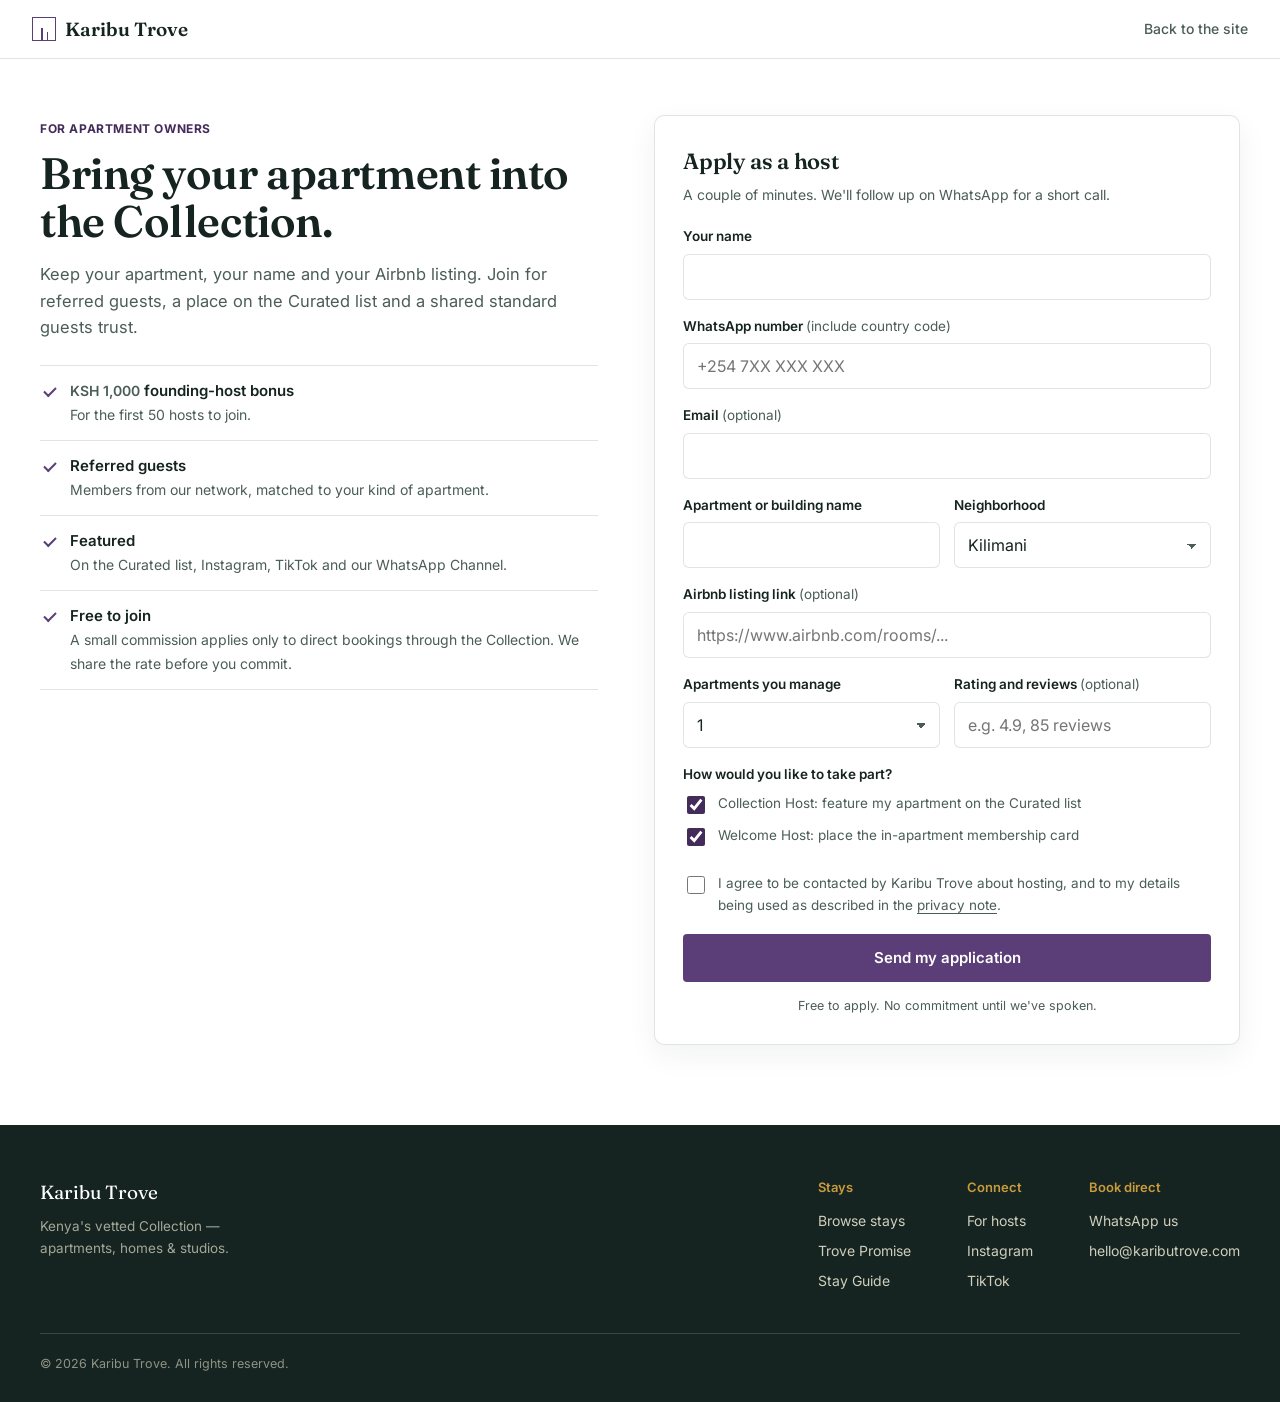
<file: host.html>
<!DOCTYPE html>
<html lang="en">
<head>
<meta charset="UTF-8">
<meta name="viewport" content="width=device-width, initial-scale=1.0">
<title>Apply as a host | Karibu Trove</title>
<meta name="description" content="Apply to bring your Nairobi apartment into the Karibu Trove Collection. Free to join, keep your Airbnb listing, get referred guests and be featured.">
<meta property="og:title" content="Apply as a host | Karibu Trove">
<meta property="og:description" content="Keep your apartment and your listing. Get referred guests and be featured.">
<meta property="og:image" content="https://kaributrove.com/assets/og.png">
<meta name="twitter:card" content="summary_large_image">
<meta name="theme-color" content="#432C5A">
<link rel="icon" type="image/svg+xml" href="assets/favicon.svg">
<link rel="preconnect" href="https://fonts.googleapis.com">
<link rel="preconnect" href="https://fonts.gstatic.com" crossorigin>
<link href="https://fonts.googleapis.com/css2?family=Fraunces:opsz,wght@9..144,500;9..144,600;9..144,700&family=Inter:wght@400;500;600&display=swap" rel="stylesheet">
<link rel="stylesheet" href="assets/styles.css">
</head>
<body class="mode-owner">

<nav>
  <div class="wrap">
    <a class="logo" href="./?view=owner"><span class="mark"></span>Karibu Trove</a>
    <a class="nav-back" href="./?view=owner">Back to the site</a>
  </div>
</nav>

<main class="form-page">
  <div class="wrap form-grid">

    <div class="form-pitch">
      <span class="eyebrow-tag">For apartment owners</span>
      <h1>Bring your apartment into the Collection.</h1>
      <p class="lede">Keep your apartment, your name and your Airbnb listing. Join for referred guests, a place on the Curated list and a shared standard guests trust.</p>
      <ul class="pitch-list">
        <li><b><span data-cfg="HOST_BONUS_KES" data-fmt="kes">KSH 1,000</span> founding-host bonus</b><span>For the first <span data-cfg="HOST_BONUS_SLOTS">50</span> hosts to join.</span></li>
        <li><b>Referred guests</b><span>Members from our network, matched to your kind of apartment.</span></li>
        <li><b>Featured</b><span>On the Curated list, Instagram, TikTok and our WhatsApp Channel.</span></li>
        <li><b>Free to join</b><span>A small commission applies only to direct bookings through the Collection. We share the rate before you commit.</span></li>
      </ul>
    </div>

    <div class="form-card">
      <form id="leadForm" data-form="host" novalidate>
        <div id="formView">
          <h2>Apply as a host</h2>
          <p class="sub">A couple of minutes. We'll follow up on WhatsApp for a short call.</p>

          <div class="field" data-field="name">
            <label for="name">Your name</label>
            <input type="text" id="name" name="name" autocomplete="name" required>
            <div class="errmsg">Please add your name.</div>
          </div>

          <div class="field" data-field="whatsapp">
            <label for="whatsapp">WhatsApp number <span class="opt">(include country code)</span></label>
            <input type="tel" id="whatsapp" name="whatsapp" autocomplete="tel" inputmode="tel" placeholder="+254 7XX XXX XXX">
            <div class="errmsg">Please add your WhatsApp number.</div>
          </div>

          <div class="field" data-field="email">
            <label for="email">Email <span class="opt">(optional)</span></label>
            <input type="email" id="email" name="email" autocomplete="email">
            <div class="errmsg">That email doesn't look right.</div>
          </div>

          <div class="two-up">
            <div class="field" data-field="apartment">
              <label for="apartment">Apartment or building name</label>
              <input type="text" id="apartment" name="apartment" required>
              <div class="errmsg">Please add the apartment name.</div>
            </div>
            <div class="field">
              <label for="hood">Neighborhood</label>
              <select id="hood" name="neighborhood">
                <option>Kilimani</option><option>Westlands</option><option>Upper Hill</option><option>Riverside</option><option>Lavington</option><option>Other</option>
              </select>
            </div>
          </div>

          <div class="field">
            <label for="listing">Airbnb listing link <span class="opt">(optional)</span></label>
            <input type="url" id="listing" name="listing_url" placeholder="https://www.airbnb.com/rooms/...">
          </div>

          <div class="two-up">
            <div class="field">
              <label for="units">Apartments you manage</label>
              <select id="units" name="units"><option>1</option><option>2</option><option>3 to 5</option><option>6 or more</option></select>
            </div>
            <div class="field">
              <label for="rating">Rating and reviews <span class="opt">(optional)</span></label>
              <input type="text" id="rating" name="rating" placeholder="e.g. 4.9, 85 reviews">
            </div>
          </div>

          <fieldset>
            <legend>How would you like to take part?</legend>
            <label class="check" style="margin:0 0 8px;"><input type="checkbox" name="role_collection" value="yes" checked><span>Collection Host: feature my apartment on the Curated list</span></label>
            <label class="check" style="margin:0 0 8px;"><input type="checkbox" name="role_welcome" value="yes" checked><span>Welcome Host: place the in-apartment membership card</span></label>
          </fieldset>

          <div class="hp" aria-hidden="true"><label>Leave this empty<input type="text" name="website" tabindex="-1" autocomplete="off"></label></div>

          <label class="check" id="consentRow">
            <input type="checkbox" id="consent" name="consent">
            <span>I agree to be contacted by Karibu Trove about hosting, and to my details being used as described in the <a href="privacy.html" target="_blank" rel="noopener">privacy note</a>.</span>
          </label>

          <button class="btn btn-accent btn-block" type="submit" id="submitBtn">Send my application</button>
          <p class="form-fine">Free to apply. No commitment until we've spoken.</p>
        </div>

        <div class="success" id="successView" aria-live="polite">
          <div class="tick">&#10003;</div>
          <h2 id="okTitle">Thank you, we've got it</h2>
          <p id="okText"></p>
          <a class="btn btn-wa btn-block" id="okWa" target="_blank" rel="noopener">Say hello on WhatsApp</a>
          <a class="btn btn-outline btn-block" href="./?view=owner">Back to the site</a>
          <p class="alt" id="okAlt"></p>
        </div>
      </form>
    </div>

  </div>
</main>

<footer>
  <div class="wrap">
    <div class="foot-top">
      <div>
        <div class="foot-logo">Karibu Trove</div>
        <p style="font-size:13.5px;opacity:0.65;max-width:220px;line-height:1.6;">Kenya's vetted Collection — apartments, homes &amp; studios.</p>
      </div>
      <div class="foot-cols">
        <div class="foot-col">
          <h4>Stays</h4>
          <a href="index.html#stays">Browse stays</a>
          <a href="promise.html">Trove Promise</a>
          <a href="index.html#how">Stay Guide</a>
        </div>
        <div class="foot-col">
          <h4>Connect</h4>
          <a href="host.html">For hosts</a>
          <a href="https://www.instagram.com/kaributrove" target="_blank" rel="noopener">Instagram</a>
          <a href="https://www.tiktok.com/@kaributrove" target="_blank" rel="noopener">TikTok</a>
        </div>
        <div class="foot-col">
          <h4>Book direct</h4>
          <a href="#" data-wa="Hi Karibu Trove!">WhatsApp us</a>
          <a href="#" data-email>Email us</a>
        </div>
      </div>
    </div>
    <p class="copyright">&copy; <span class="copy-year">2026</span> Karibu Trove. All rights reserved.</p>
  </div>
</footer>

<script src="assets/config.js"></script>
<script src="assets/site.js"></script>
<script src="assets/forms.js"></script>
</body>
</html>
</file>
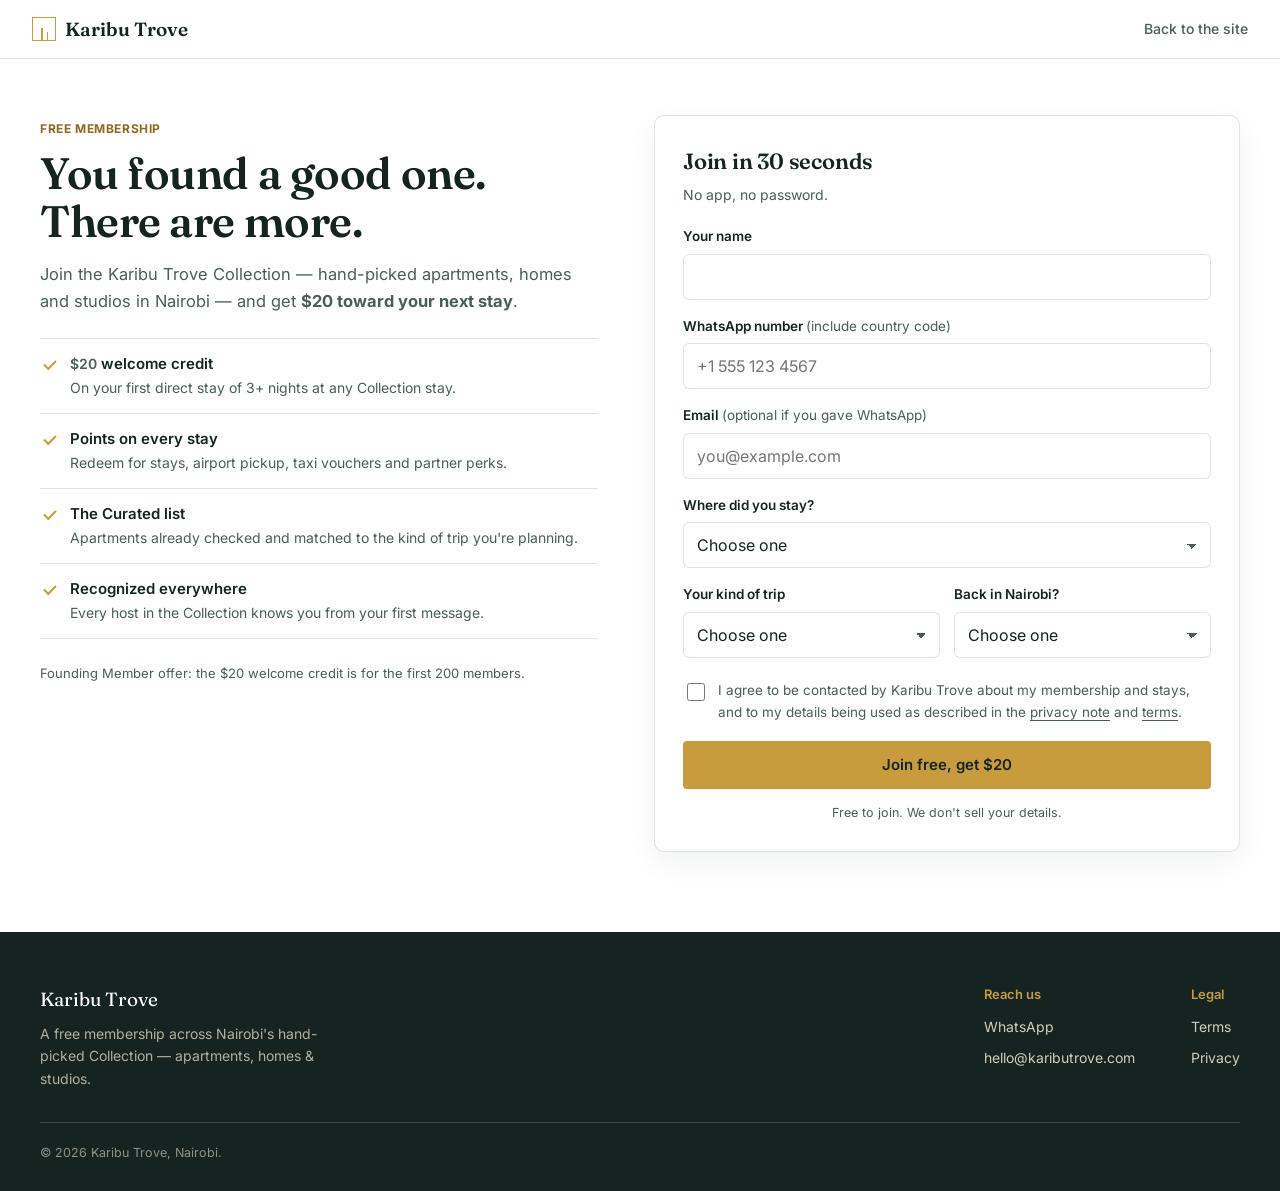
<file: join.html>
<!DOCTYPE html>
<html lang="en">
<head>
<meta charset="UTF-8">
<meta name="viewport" content="width=device-width, initial-scale=1.0">
<title>Join free | Karibu Trove</title>
<meta name="description" content="Join the Karibu Trove membership free and get $20 toward your next stay at a hand-picked Nairobi apartment. Earn points on every stay.">
<meta property="og:title" content="Join Karibu Trove free, get $20 toward your next stay">
<meta property="og:description" content="A free membership across Nairobi's hand-picked Collection — apartments, homes and studios.">
<meta property="og:image" content="https://kaributrove.com/assets/og.png">
<meta name="twitter:card" content="summary_large_image">
<meta name="theme-color" content="#152420">
<meta name="robots" content="noindex,follow">
<link rel="icon" type="image/svg+xml" href="assets/favicon.svg">
<link rel="preconnect" href="https://fonts.googleapis.com">
<link rel="preconnect" href="https://fonts.gstatic.com" crossorigin>
<link href="https://fonts.googleapis.com/css2?family=Fraunces:opsz,wght@9..144,500;9..144,600;9..144,700&family=Inter:wght@400;500;600&display=swap" rel="stylesheet">
<link rel="stylesheet" href="assets/styles.css">
</head>
<body>

<nav>
  <div class="wrap">
    <a class="logo" href="./"><span class="mark"></span>Karibu Trove</a>
    <a class="nav-back" href="./">Back to the site</a>
  </div>
</nav>

<main class="form-page">
  <div class="wrap form-grid">

    <div class="form-pitch">
      <span class="eyebrow-tag">Free membership</span>
      <h1>You found a good one. There are more.</h1>
      <p class="lede">Join the Karibu Trove Collection — hand-picked apartments, homes and studios in Nairobi — and get <strong><span data-cfg="CREDIT_USD" data-fmt="usd">$20</span> toward your next stay</strong>.</p>
      <ul class="pitch-list">
        <li><b><span data-cfg="CREDIT_USD" data-fmt="usd">$20</span> welcome credit</b><span>On your first direct stay of <span data-cfg="CREDIT_MIN_NIGHTS">3</span>+ nights at any Collection stay.</span></li>
        <li><b>Points on every stay</b><span>Redeem for stays, airport pickup, taxi vouchers and partner perks.</span></li>
        <li><b>The Curated list</b><span>Apartments already checked and matched to the kind of trip you're planning.</span></li>
        <li><b>Recognized everywhere</b><span>Every host in the Collection knows you from your first message.</span></li>
      </ul>
      <p class="hero-fine" id="foundingLine"></p>
    </div>

    <div class="form-card">
      <form id="leadForm" data-form="member" novalidate>
        <div id="formView">
          <h2>Join in 30 seconds</h2>
          <p class="sub">No app, no password.</p>
          <div class="src-note" id="srcNote"></div>

          <div class="field" data-field="name">
            <label for="name">Your name</label>
            <input type="text" id="name" name="name" autocomplete="name" required>
            <div class="errmsg">Please add your name.</div>
          </div>

          <div class="field" data-field="whatsapp">
            <label for="whatsapp">WhatsApp number <span class="opt">(include country code)</span></label>
            <input type="tel" id="whatsapp" name="whatsapp" autocomplete="tel" inputmode="tel" placeholder="+1 555 123 4567">
            <div class="errmsg">Please add a WhatsApp number or an email below.</div>
          </div>

          <div class="field" data-field="email">
            <label for="email">Email <span class="opt">(optional if you gave WhatsApp)</span></label>
            <input type="email" id="email" name="email" autocomplete="email" placeholder="you@example.com">
            <div class="errmsg">That email doesn't look right.</div>
          </div>

          <div class="field">
            <label for="stayed">Where did you stay?</label>
            <select id="stayed" name="stayed_at"></select>
          </div>

          <div class="two-up">
            <div class="field">
              <label for="trip">Your kind of trip</label>
              <select id="trip" name="trip_type">
                <option value="">Choose one</option>
                <option>Business or work</option>
                <option>Family or group</option>
                <option>Couples getaway</option>
                <option>Longer stay (weeks or months)</option>
                <option>A bit of everything</option>
              </select>
            </div>
            <div class="field">
              <label for="when">Back in Nairobi?</label>
              <select id="when" name="next_trip">
                <option value="">Choose one</option>
                <option>In the next 3 months</option>
                <option>In 3 to 12 months</option>
                <option>Not sure yet</option>
              </select>
            </div>
          </div>

          <div class="hp" aria-hidden="true"><label>Leave this empty<input type="text" name="website" tabindex="-1" autocomplete="off"></label></div>
          <input type="hidden" name="src" id="src" value="">

          <label class="check" id="consentRow">
            <input type="checkbox" id="consent" name="consent">
            <span>I agree to be contacted by Karibu Trove about my membership and stays, and to my details being used as described in the <a href="privacy.html" target="_blank" rel="noopener">privacy note</a> and <a href="terms.html" target="_blank" rel="noopener">terms</a>.</span>
          </label>

          <button class="btn btn-accent btn-block" type="submit" id="submitBtn">Join free, get <span data-cfg="CREDIT_USD" data-fmt="usd">$20</span></button>
          <p class="form-fine">Free to join. We don't sell your details.</p>
        </div>

        <div class="success" id="successView" aria-live="polite">
          <div class="tick">&#10003;</div>
          <h2 id="okTitle">Welcome to Karibu Trove</h2>
          <p id="okText"></p>
          <a class="btn btn-wa btn-block" id="okWa" target="_blank" rel="noopener">Confirm on WhatsApp</a>
          <a class="btn btn-outline btn-block" href="./#curated">See the Curated list</a>
          <p class="alt" id="okAlt"></p>
        </div>
      </form>
    </div>

  </div>
</main>

<footer>
  <div class="wrap">
    <div class="foot-top">
      <div><div class="foot-logo">Karibu Trove</div><p style="max-width:300px; opacity:0.7; font-size:14px;">A free membership across Nairobi's hand-picked Collection — apartments, homes &amp; studios.</p></div>
      <div class="foot-cols">
        <div class="foot-col"><h4>Reach us</h4><a href="#" data-wa="Hi Karibu Trove!">WhatsApp</a><a href="#" data-email></a></div>
        <div class="foot-col"><h4>Legal</h4><a href="terms.html">Terms</a><a href="privacy.html">Privacy</a></div>
      </div>
    </div>
    <p class="copyright">&copy; <span class="copy-year">2026</span> Karibu Trove, Nairobi.</p>
  </div>
</footer>

<script src="assets/config.js"></script>
<script src="assets/site.js"></script>
<script src="assets/forms.js"></script>
</body>
</html>
</file>
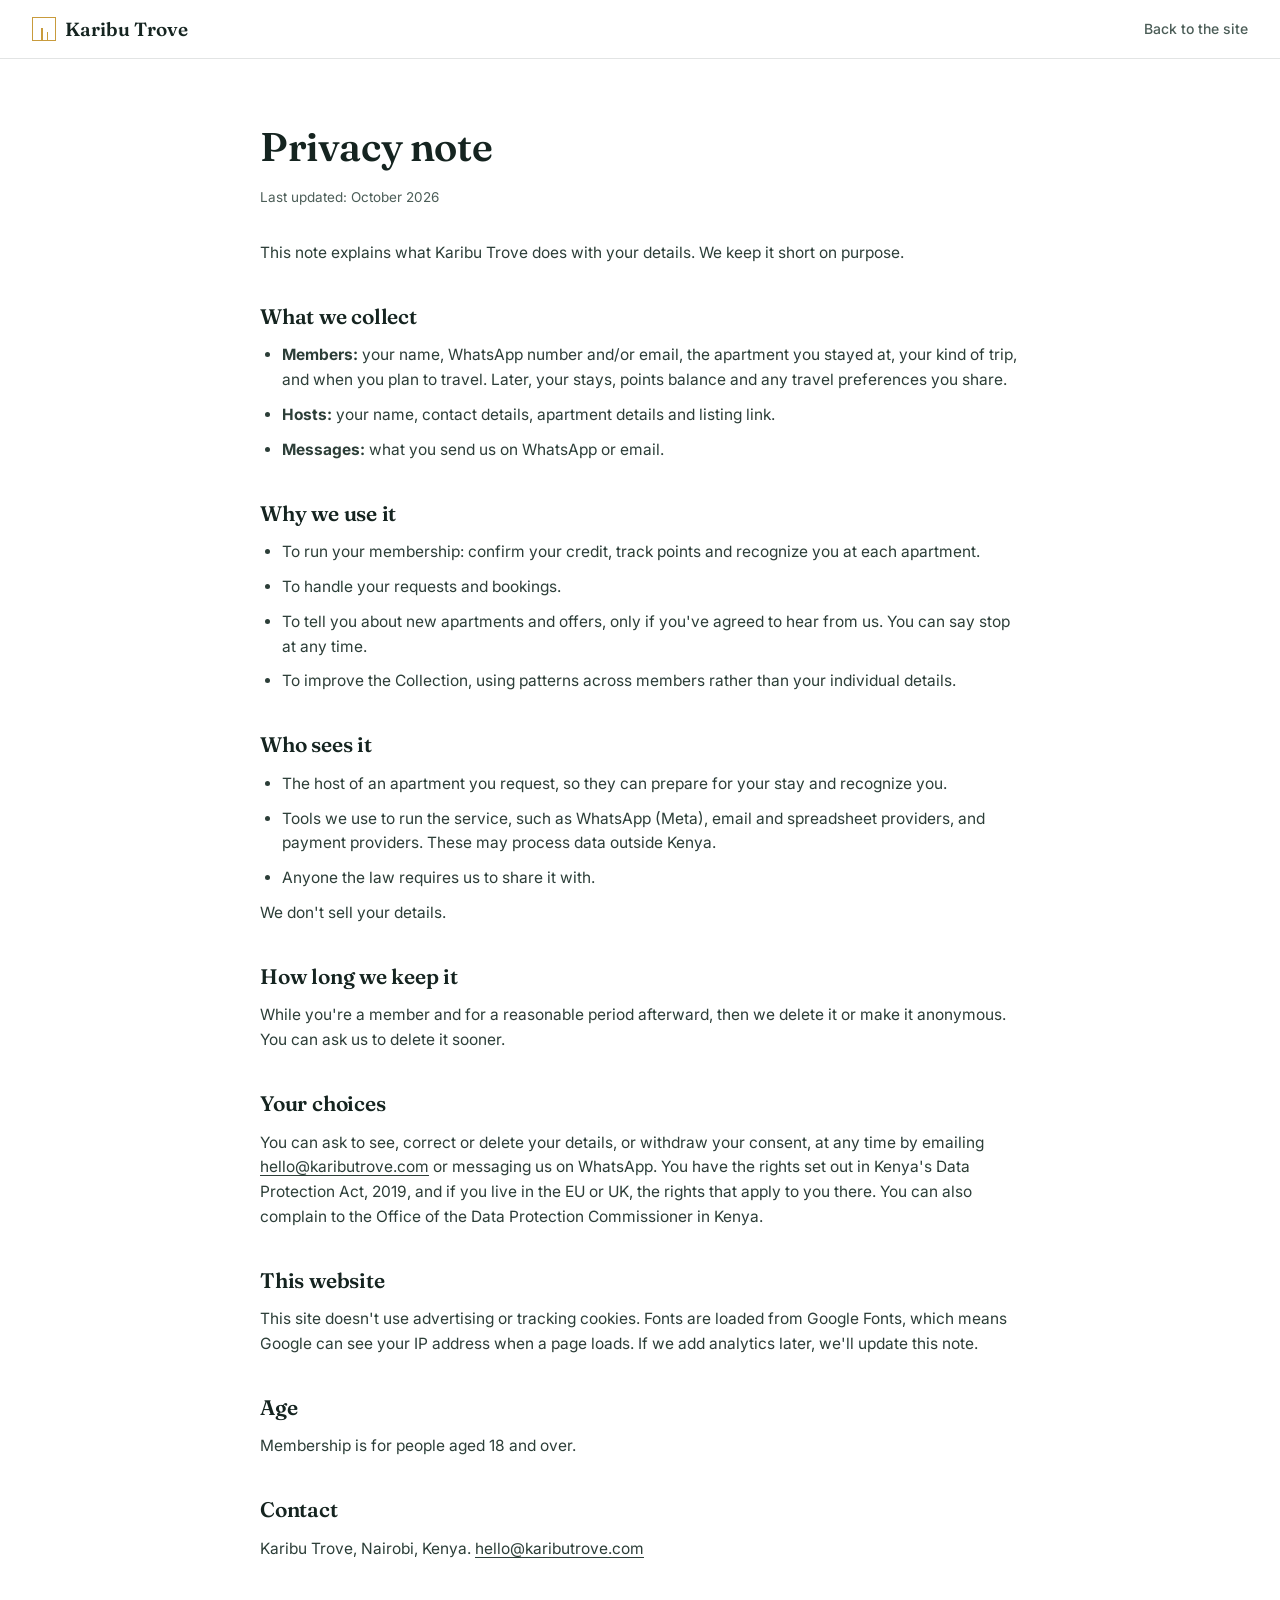
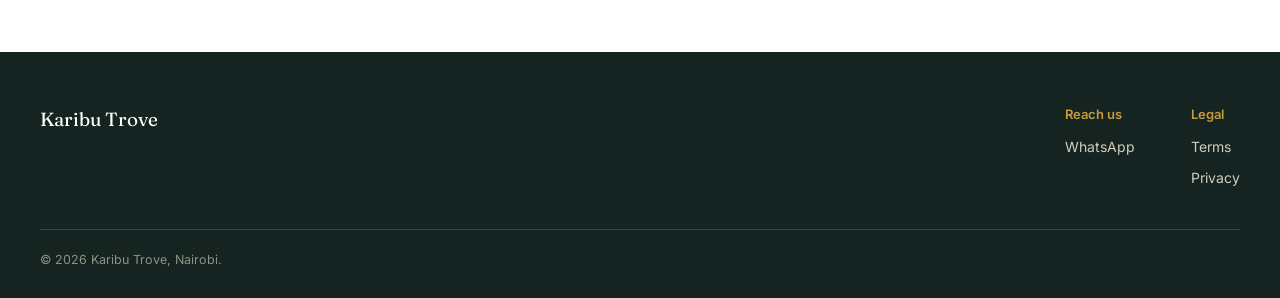
<file: privacy.html>
<!DOCTYPE html>
<html lang="en">
<head>
<meta charset="UTF-8">
<meta name="viewport" content="width=device-width, initial-scale=1.0">
<title>Privacy note | Karibu Trove</title>
<meta name="description" content="How Karibu Trove collects, uses and protects your details.">
<meta name="theme-color" content="#152420">
<link rel="icon" type="image/svg+xml" href="assets/favicon.svg">
<link rel="preconnect" href="https://fonts.googleapis.com">
<link rel="preconnect" href="https://fonts.gstatic.com" crossorigin>
<link href="https://fonts.googleapis.com/css2?family=Fraunces:opsz,wght@9..144,500;9..144,600;9..144,700&family=Inter:wght@400;500;600&display=swap" rel="stylesheet">
<link rel="stylesheet" href="assets/styles.css">
</head>
<body>
<!-- DRAFT: have a Kenyan lawyer review this note and complete data-controller registration with the ODPC before launch (see LAUNCH-CHECKLIST.md). -->

<nav>
  <div class="wrap">
    <a class="logo" href="./"><span class="mark"></span>Karibu Trove</a>
    <a class="nav-back" href="./">Back to the site</a>
  </div>
</nav>

<main class="wrap legal">
  <h1>Privacy note</h1>
  <p class="updated">Last updated: October 2026</p>

  <p>This note explains what Karibu Trove does with your details. We keep it short on purpose.</p>

  <h2>What we collect</h2>
  <ul>
    <li><strong>Members:</strong> your name, WhatsApp number and/or email, the apartment you stayed at, your kind of trip, and when you plan to travel. Later, your stays, points balance and any travel preferences you share.</li>
    <li><strong>Hosts:</strong> your name, contact details, apartment details and listing link.</li>
    <li><strong>Messages:</strong> what you send us on WhatsApp or email.</li>
  </ul>

  <h2>Why we use it</h2>
  <ul>
    <li>To run your membership: confirm your credit, track points and recognize you at each apartment.</li>
    <li>To handle your requests and bookings.</li>
    <li>To tell you about new apartments and offers, only if you've agreed to hear from us. You can say stop at any time.</li>
    <li>To improve the Collection, using patterns across members rather than your individual details.</li>
  </ul>

  <h2>Who sees it</h2>
  <ul>
    <li>The host of an apartment you request, so they can prepare for your stay and recognize you.</li>
    <li>Tools we use to run the service, such as WhatsApp (Meta), email and spreadsheet providers, and payment providers. These may process data outside Kenya.</li>
    <li>Anyone the law requires us to share it with.</li>
  </ul>
  <p>We don't sell your details.</p>

  <h2>How long we keep it</h2>
  <p>While you're a member and for a reasonable period afterward, then we delete it or make it anonymous. You can ask us to delete it sooner.</p>

  <h2>Your choices</h2>
  <p>You can ask to see, correct or delete your details, or withdraw your consent, at any time by emailing <a href="#" data-email></a> or messaging us on WhatsApp. You have the rights set out in Kenya's Data Protection Act, 2019, and if you live in the EU or UK, the rights that apply to you there. You can also complain to the Office of the Data Protection Commissioner in Kenya.</p>

  <h2>This website</h2>
  <p>This site doesn't use advertising or tracking cookies. Fonts are loaded from Google Fonts, which means Google can see your IP address when a page loads. If we add analytics later, we'll update this note.</p>

  <h2>Age</h2>
  <p>Membership is for people aged 18 and over.</p>

  <h2>Contact</h2>
  <p>Karibu Trove, Nairobi, Kenya. <a href="#" data-email></a></p>
</main>

<footer>
  <div class="wrap">
    <div class="foot-top">
      <div><div class="foot-logo">Karibu Trove</div></div>
      <div class="foot-cols">
        <div class="foot-col"><h4>Reach us</h4><a href="#" data-wa="Hi Karibu Trove!">WhatsApp</a></div>
        <div class="foot-col"><h4>Legal</h4><a href="terms.html">Terms</a><a href="privacy.html">Privacy</a></div>
      </div>
    </div>
    <p class="copyright">&copy; <span class="copy-year">2026</span> Karibu Trove, Nairobi.</p>
  </div>
</footer>

<script src="assets/config.js"></script>
<script src="assets/site.js"></script>
</body>
</html>
</file>
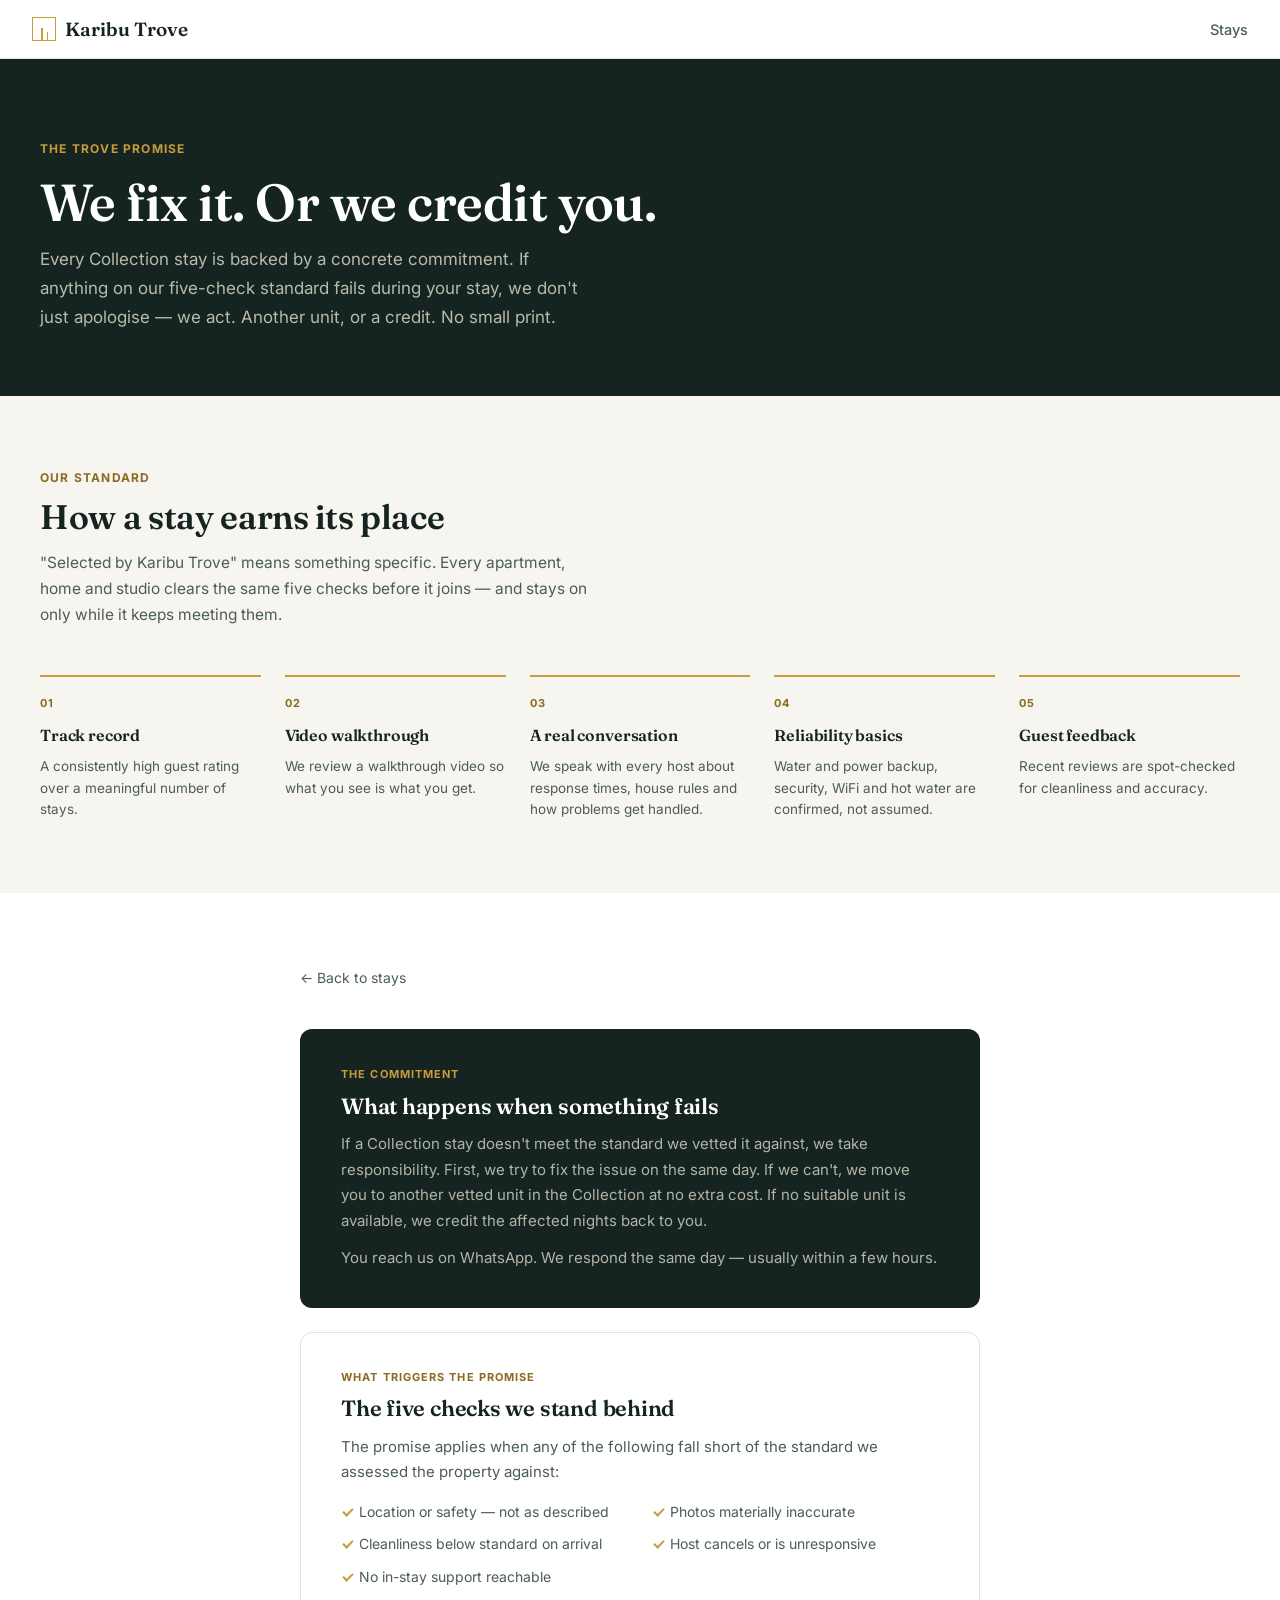
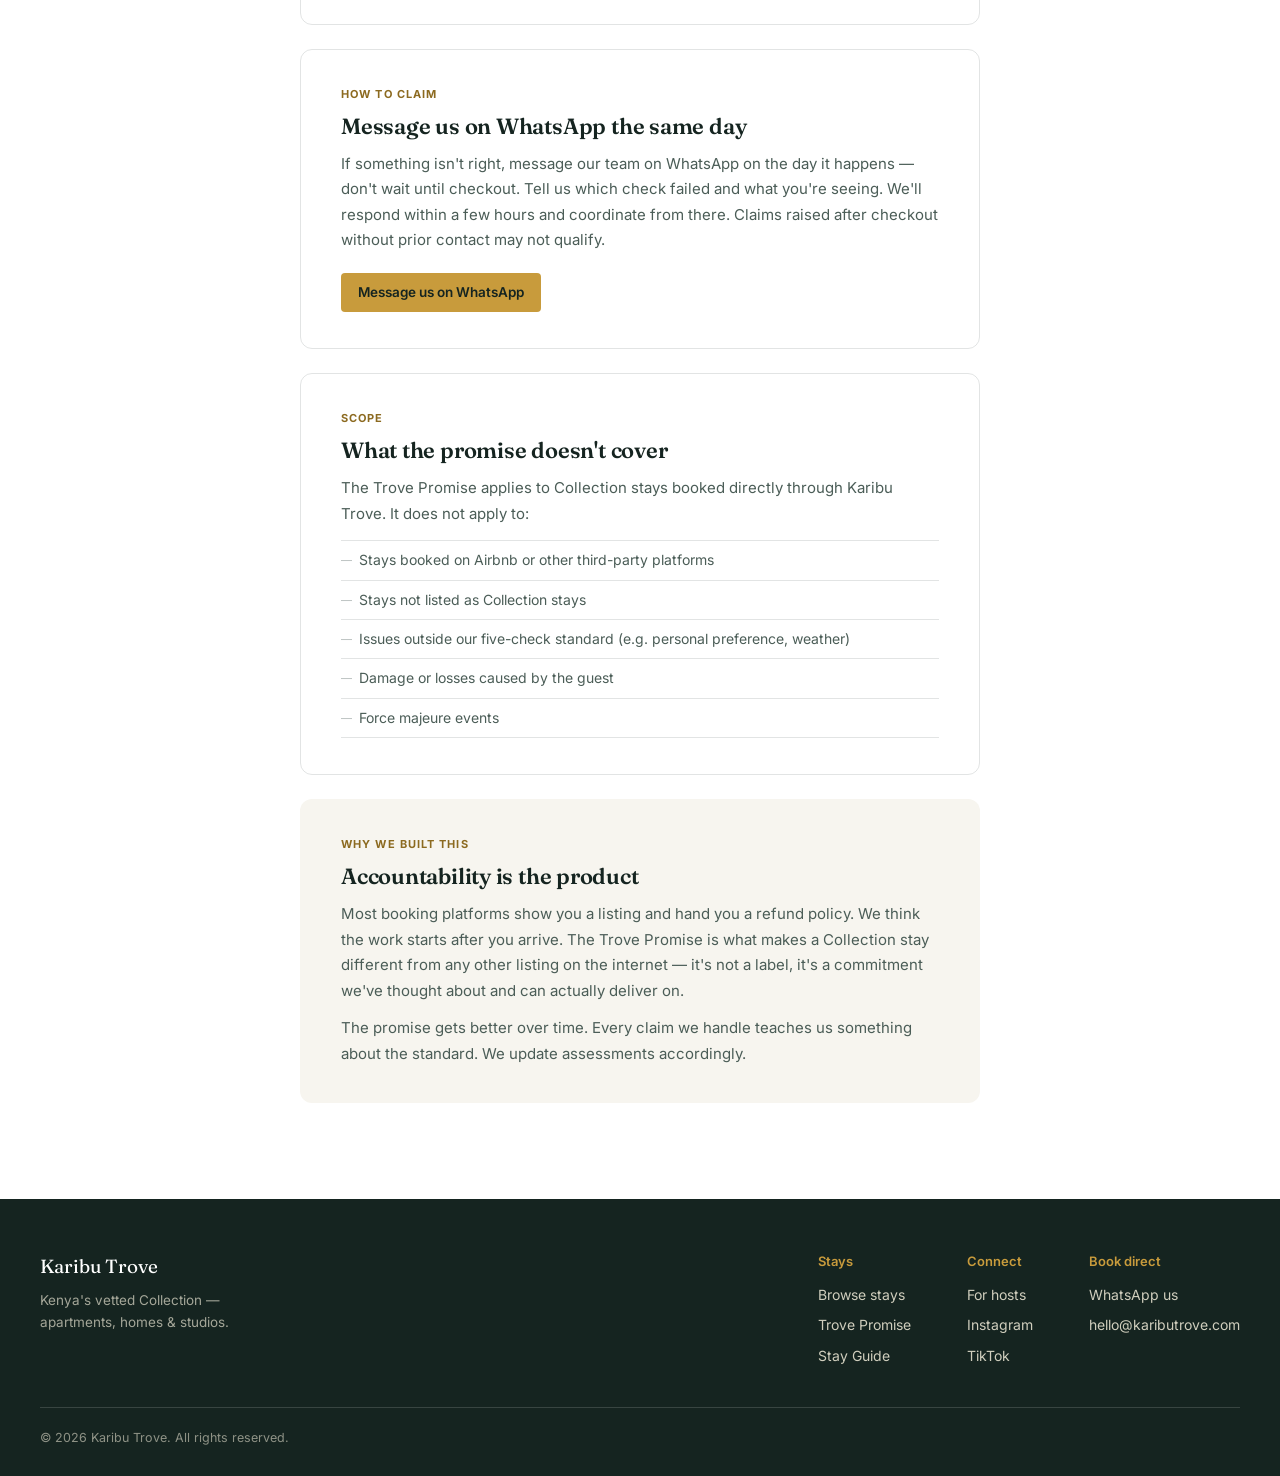
<file: promise.html>
<!DOCTYPE html>
<html lang="en">
<head>
<meta charset="UTF-8">
<meta name="viewport" content="width=device-width, initial-scale=1.0">
<title>The Trove Promise | Karibu Trove</title>
<meta name="description" content="The Trove Promise is our commitment to every guest who books a Collection stay. If anything on our checklist fails, we fix it — another unit, or a credit. No small print.">
<meta name="robots" content="index, follow">
<link rel="canonical" href="https://kaributrove.com/promise.html">
<meta property="og:type" content="website">
<meta property="og:site_name" content="Karibu Trove">
<meta property="og:title" content="The Trove Promise — Karibu Trove">
<meta property="og:description" content="If anything on our checklist fails during your Collection stay, we find you another unit — or we credit the affected nights. No small print.">
<meta property="og:url" content="https://kaributrove.com/promise.html">
<meta name="theme-color" content="#152420">
<link rel="icon" type="image/svg+xml" href="assets/favicon.svg">
<link rel="preconnect" href="https://fonts.googleapis.com">
<link rel="preconnect" href="https://fonts.gstatic.com" crossorigin>
<link href="https://fonts.googleapis.com/css2?family=Fraunces:opsz,wght@9..144,400;9..144,600&family=Inter:wght@400;500;600&display=swap" rel="stylesheet">
<link rel="stylesheet" href="assets/styles.css">
<style>
.promise-hero{ padding:80px 0 64px; background:var(--ink); color:#F1ECD9; }
.promise-hero .eyebrow{ font-size:12px; font-weight:700; text-transform:uppercase; letter-spacing:0.1em; color:var(--gold); display:block; margin-bottom:16px; }
.promise-hero h1{ font-size:clamp(32px,5vw,52px); line-height:1.05; color:#fff; margin-bottom:16px; max-width:640px; }
.promise-hero p{ font-size:clamp(15px,2vw,17px); color:rgba(241,236,217,0.75); line-height:1.7; max-width:560px; }
.promise-body{ padding:72px 0; }
.promise-card{ border:1px solid var(--line); border-radius:12px; padding:36px 40px; margin-bottom:24px; }
@media (max-width:640px){ .promise-card{ padding:24px 22px; } }
.promise-card .card-eyebrow{ font-size:11px; font-weight:700; text-transform:uppercase; letter-spacing:0.1em; color:var(--accent-deep); display:block; margin-bottom:10px; }
.promise-card h2{ font-size:clamp(18px,2.5vw,22px); margin-bottom:12px; line-height:1.15; }
.promise-card p{ font-size:15px; color:var(--ink-soft); line-height:1.7; }
.promise-card.dark{ background:var(--ink); color:#F1ECD9; border-color:transparent; }
.promise-card.dark h2{ color:#fff; }
.promise-card.dark p{ color:rgba(241,236,217,0.72); }
.promise-card.dark .card-eyebrow{ color:var(--gold); }
.trigger-list{ list-style:none; margin:16px 0 0; padding:0; display:grid; grid-template-columns:1fr 1fr; gap:10px 24px; }
@media (max-width:560px){ .trigger-list{ grid-template-columns:1fr; } }
.trigger-list li{ font-size:14px; color:rgba(241,236,217,0.68); padding-left:18px; position:relative; }
.trigger-list li::before{ content:''; position:absolute; left:2px; top:7px; width:8px; height:4px; border-left:2px solid var(--gold); border-bottom:2px solid var(--gold); transform:rotate(-45deg); }
.not-covered{ list-style:none; margin:14px 0 0; padding:0; }
.not-covered li{ font-size:14px; color:var(--ink-soft); padding:8px 0; border-top:1px solid var(--line); padding-left:18px; position:relative; }
.not-covered li:last-child{ border-bottom:1px solid var(--line); }
.not-covered li::before{ content:'—'; position:absolute; left:0; color:rgba(75,93,87,0.4); font-size:11px; top:11px; }
.back-link{ display:inline-flex; align-items:center; gap:6px; font-size:14px; color:var(--ink-soft); margin-bottom:40px; }
.back-link:hover{ color:var(--ink); }
</style>
</head>
<body>

<!-- NAV -->
<nav>
  <div class="wrap">
    <a href="index.html" class="logo" aria-label="Karibu Trove home">
      <span class="mark" aria-hidden="true"></span>
      <span>Karibu Trove</span>
    </a>
    <div style="display:flex;align-items:center;gap:24px;">
      <a href="index.html#stays" style="font-size:14.5px;font-weight:500;color:var(--ink-soft);">Stays</a>
    </div>
  </div>
</nav>

<!-- HERO -->
<section class="promise-hero">
  <div class="wrap">
    <span class="eyebrow">The Trove Promise</span>
    <h1>We fix it. Or we credit you.</h1>
    <p>Every Collection stay is backed by a concrete commitment. If anything on our five-check standard fails during your stay, we don't just apologise — we act. Another unit, or a credit. No small print.</p>
  </div>
</section>

<!-- STANDARD -->
<section style="padding:72px 0; background:var(--bg-alt);">
  <div class="wrap">
    <div style="max-width:560px; margin-bottom:48px;">
      <span class="eyebrow" style="font-size:12px;font-weight:700;text-transform:uppercase;letter-spacing:0.1em;color:var(--accent-deep);display:block;margin-bottom:12px;">Our standard</span>
      <h2 style="font-size:clamp(22px,3.5vw,34px);line-height:1.1;margin-bottom:14px;">How a stay earns its place</h2>
      <p style="font-size:15.5px;color:var(--ink-soft);line-height:1.65;">"Selected by Karibu Trove" means something specific. Every apartment, home and studio clears the same five checks before it joins — and stays on only while it keeps meeting them.</p>
    </div>
    <div style="display:grid;grid-template-columns:repeat(5,1fr);gap:24px;">
      <style>
        @media(max-width:860px){.std-grid{grid-template-columns:repeat(2,1fr)!important}}
        @media(max-width:480px){.std-grid{grid-template-columns:1fr!important}}
      </style>
      <div style="border-top:2px solid var(--accent);padding-top:18px;">
        <span style="font-size:11px;font-weight:700;color:var(--accent-deep);text-transform:uppercase;letter-spacing:0.1em;display:block;margin-bottom:10px;">01</span>
        <h3 style="font-size:16px;margin-bottom:8px;">Track record</h3>
        <p style="font-size:13.5px;color:var(--ink-soft);line-height:1.6;">A consistently high guest rating over a meaningful number of stays.</p>
      </div>
      <div style="border-top:2px solid var(--accent);padding-top:18px;">
        <span style="font-size:11px;font-weight:700;color:var(--accent-deep);text-transform:uppercase;letter-spacing:0.1em;display:block;margin-bottom:10px;">02</span>
        <h3 style="font-size:16px;margin-bottom:8px;">Video walkthrough</h3>
        <p style="font-size:13.5px;color:var(--ink-soft);line-height:1.6;">We review a walkthrough video so what you see is what you get.</p>
      </div>
      <div style="border-top:2px solid var(--accent);padding-top:18px;">
        <span style="font-size:11px;font-weight:700;color:var(--accent-deep);text-transform:uppercase;letter-spacing:0.1em;display:block;margin-bottom:10px;">03</span>
        <h3 style="font-size:16px;margin-bottom:8px;">A real conversation</h3>
        <p style="font-size:13.5px;color:var(--ink-soft);line-height:1.6;">We speak with every host about response times, house rules and how problems get handled.</p>
      </div>
      <div style="border-top:2px solid var(--accent);padding-top:18px;">
        <span style="font-size:11px;font-weight:700;color:var(--accent-deep);text-transform:uppercase;letter-spacing:0.1em;display:block;margin-bottom:10px;">04</span>
        <h3 style="font-size:16px;margin-bottom:8px;">Reliability basics</h3>
        <p style="font-size:13.5px;color:var(--ink-soft);line-height:1.6;">Water and power backup, security, WiFi and hot water are confirmed, not assumed.</p>
      </div>
      <div style="border-top:2px solid var(--accent);padding-top:18px;">
        <span style="font-size:11px;font-weight:700;color:var(--accent-deep);text-transform:uppercase;letter-spacing:0.1em;display:block;margin-bottom:10px;">05</span>
        <h3 style="font-size:16px;margin-bottom:8px;">Guest feedback</h3>
        <p style="font-size:13.5px;color:var(--ink-soft);line-height:1.6;">Recent reviews are spot-checked for cleanliness and accuracy.</p>
      </div>
    </div>
  </div>
</section>

<!-- BODY -->
<div class="promise-body">
  <div class="wrap" style="max-width:760px;">

    <a href="index.html#stays" class="back-link">← Back to stays</a>

    <!-- What the promise covers -->
    <div class="promise-card dark">
      <span class="card-eyebrow">The commitment</span>
      <h2>What happens when something fails</h2>
      <p>If a Collection stay doesn't meet the standard we vetted it against, we take responsibility. First, we try to fix the issue on the same day. If we can't, we move you to another vetted unit in the Collection at no extra cost. If no suitable unit is available, we credit the affected nights back to you.</p>
      <p style="margin-top:12px;">You reach us on WhatsApp. We respond the same day — usually within a few hours.</p>
    </div>

    <!-- What triggers it -->
    <div class="promise-card" style="margin-top:24px;">
      <span class="card-eyebrow">What triggers the promise</span>
      <h2>The five checks we stand behind</h2>
      <p>The promise applies when any of the following fall short of the standard we assessed the property against:</p>
      <ul class="trigger-list" style="color:var(--ink-soft);">
        <li style="color:var(--ink-soft);">Location or safety — not as described</li>
        <li style="color:var(--ink-soft);">Photos materially inaccurate</li>
        <li style="color:var(--ink-soft);">Cleanliness below standard on arrival</li>
        <li style="color:var(--ink-soft);">Host cancels or is unresponsive</li>
        <li style="color:var(--ink-soft);">No in-stay support reachable</li>
      </ul>
    </div>

    <!-- How to claim -->
    <div class="promise-card">
      <span class="card-eyebrow">How to claim</span>
      <h2>Message us on WhatsApp the same day</h2>
      <p>If something isn't right, message our team on WhatsApp on the day it happens — don't wait until checkout. Tell us which check failed and what you're seeing. We'll respond within a few hours and coordinate from there. Claims raised after checkout without prior contact may not qualify.</p>
      <div style="margin-top:20px;">
        <a data-cfg="wa-link" href="#" target="_blank" rel="noopener" class="btn btn-accent btn-sm">Message us on WhatsApp</a>
      </div>
    </div>

    <!-- Not covered -->
    <div class="promise-card">
      <span class="card-eyebrow">Scope</span>
      <h2>What the promise doesn't cover</h2>
      <p>The Trove Promise applies to Collection stays booked directly through Karibu Trove. It does not apply to:</p>
      <ul class="not-covered">
        <li>Stays booked on Airbnb or other third-party platforms</li>
        <li>Stays not listed as Collection stays</li>
        <li>Issues outside our five-check standard (e.g. personal preference, weather)</li>
        <li>Damage or losses caused by the guest</li>
        <li>Force majeure events</li>
      </ul>
    </div>

    <!-- Why it exists -->
    <div class="promise-card" style="background:var(--bg-alt);border-color:transparent;">
      <span class="card-eyebrow">Why we built this</span>
      <h2>Accountability is the product</h2>
      <p>Most booking platforms show you a listing and hand you a refund policy. We think the work starts after you arrive. The Trove Promise is what makes a Collection stay different from any other listing on the internet — it's not a label, it's a commitment we've thought about and can actually deliver on.</p>
      <p style="margin-top:12px;">The promise gets better over time. Every claim we handle teaches us something about the standard. We update assessments accordingly.</p>
    </div>

  </div>
</div>

<!-- FOOTER -->
<footer>
  <div class="wrap">
    <div class="foot-top">
      <div>
        <div class="foot-logo">Karibu Trove</div>
        <p style="font-size:13.5px;opacity:0.65;max-width:220px;line-height:1.6;">Kenya's vetted Collection — apartments, homes &amp; studios.</p>
      </div>
      <div class="foot-cols">
        <div class="foot-col">
          <h4>Stays</h4>
          <a href="index.html#stays">Browse stays</a>
          <a href="promise.html">Trove Promise</a>
          <a href="index.html#how">Stay Guide</a>
        </div>
        <div class="foot-col">
          <h4>Connect</h4>
          <a href="host.html">For hosts</a>
          <a href="https://www.instagram.com/kaributrove" target="_blank" rel="noopener">Instagram</a>
          <a href="https://www.tiktok.com/@kaributrove" target="_blank" rel="noopener">TikTok</a>
        </div>
        <div class="foot-col">
          <h4>Book direct</h4>
          <a href="#" data-wa="Hi Karibu Trove!">WhatsApp us</a>
          <a href="#" data-email>Email us</a>
        </div>
      </div>
    </div>
    <p class="copyright">&copy; <span class="copy-year">2026</span> Karibu Trove. All rights reserved.</p>
  </div>
</footer>

<script src="assets/config.js"></script>
<script src="assets/site.js"></script>
</body>
</html>
</file>
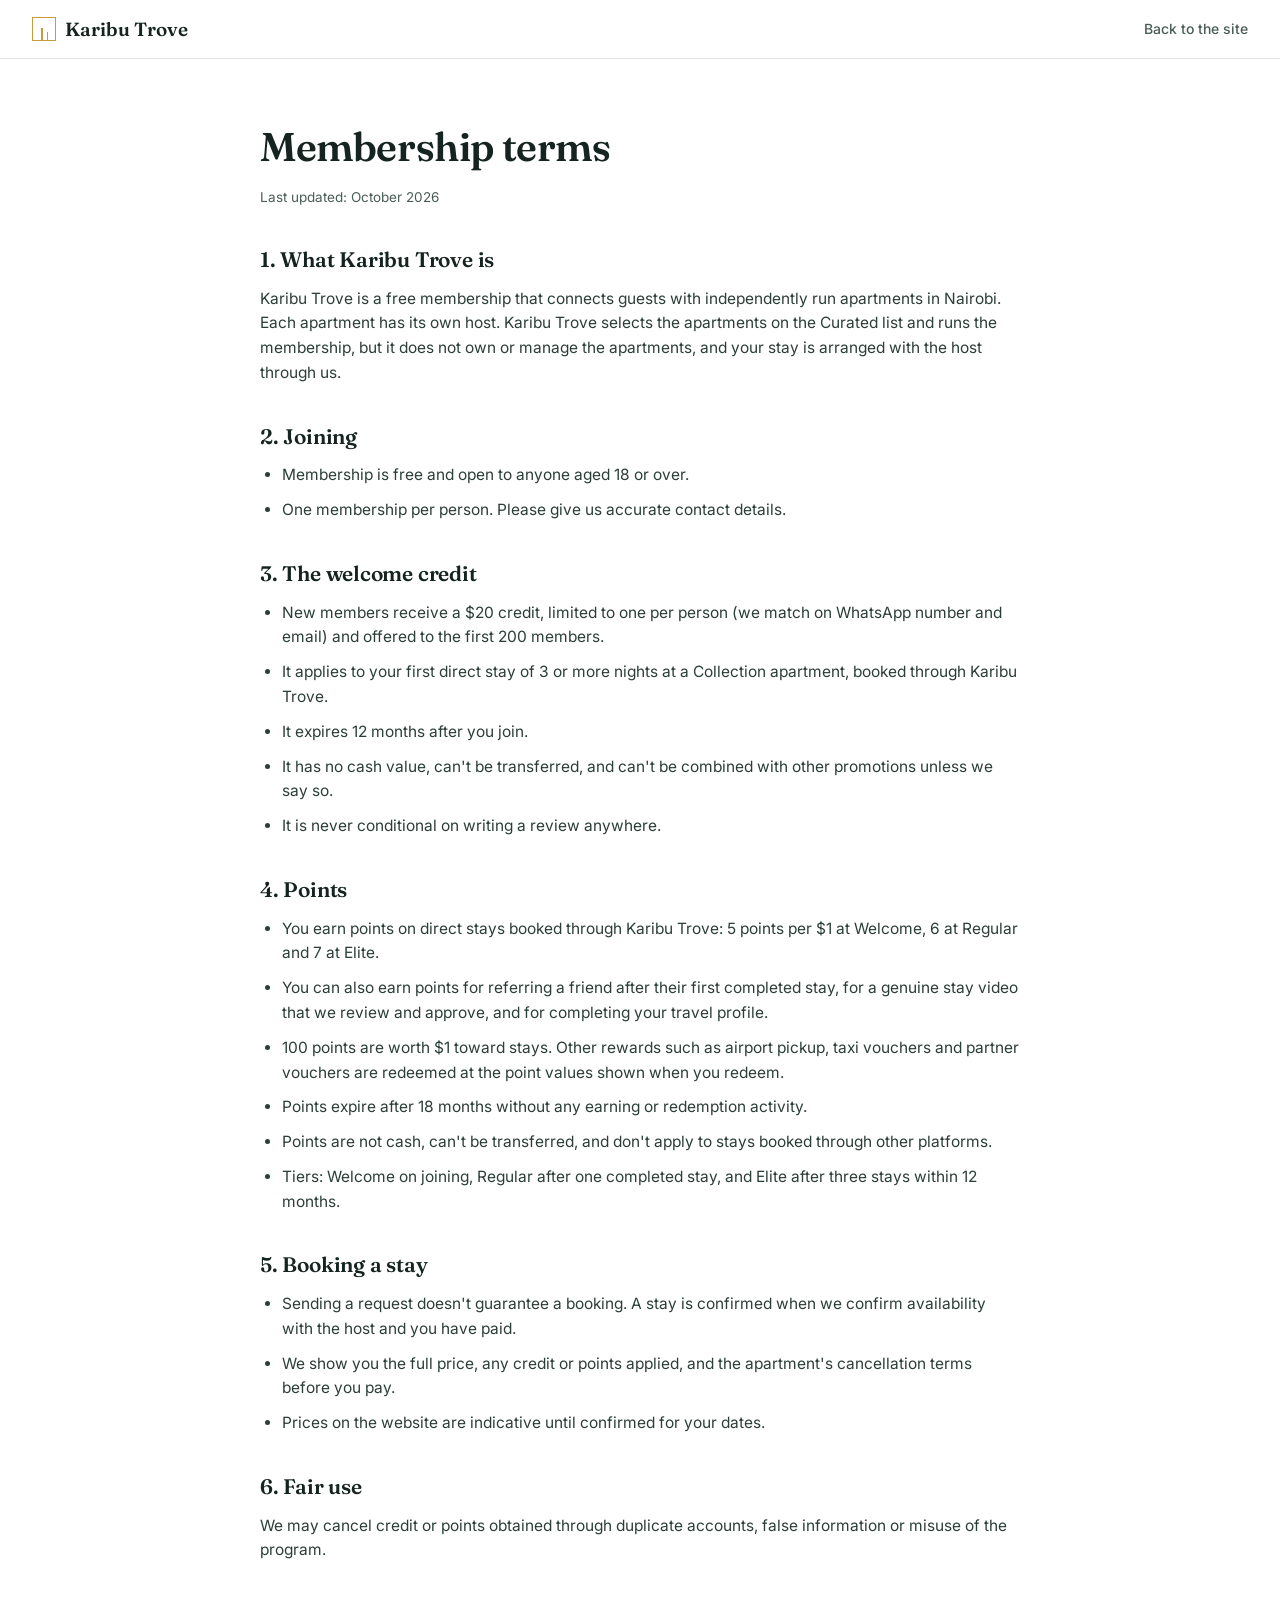
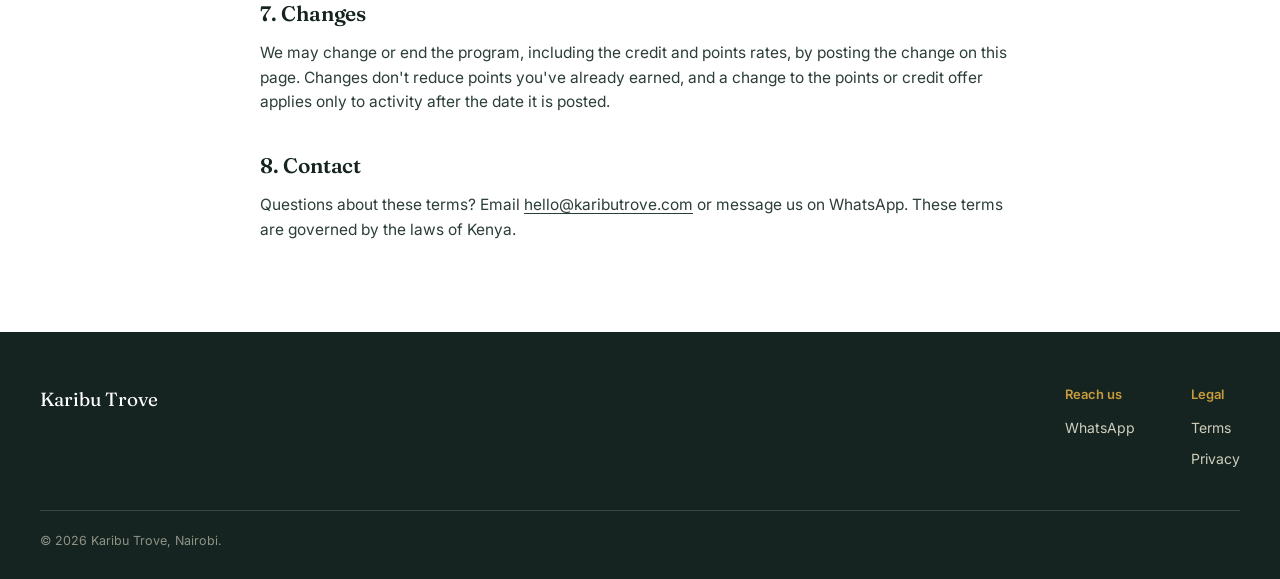
<file: terms.html>
<!DOCTYPE html>
<html lang="en">
<head>
<meta charset="UTF-8">
<meta name="viewport" content="width=device-width, initial-scale=1.0">
<title>Membership terms | Karibu Trove</title>
<meta name="description" content="Terms for the Karibu Trove membership: the welcome credit, points and direct bookings.">
<meta name="theme-color" content="#152420">
<link rel="icon" type="image/svg+xml" href="assets/favicon.svg">
<link rel="preconnect" href="https://fonts.googleapis.com">
<link rel="preconnect" href="https://fonts.gstatic.com" crossorigin>
<link href="https://fonts.googleapis.com/css2?family=Fraunces:opsz,wght@9..144,500;9..144,600;9..144,700&family=Inter:wght@400;500;600&display=swap" rel="stylesheet">
<link rel="stylesheet" href="assets/styles.css">
</head>
<body>
<!-- DRAFT: have a Kenyan lawyer review these terms before launch (see LAUNCH-CHECKLIST.md). -->

<nav>
  <div class="wrap">
    <a class="logo" href="./"><span class="mark"></span>Karibu Trove</a>
    <a class="nav-back" href="./">Back to the site</a>
  </div>
</nav>

<main class="wrap legal">
  <h1>Membership terms</h1>
  <p class="updated">Last updated: October 2026</p>

  <h2>1. What Karibu Trove is</h2>
  <p>Karibu Trove is a free membership that connects guests with independently run apartments in Nairobi. Each apartment has its own host. Karibu Trove selects the apartments on the Curated list and runs the membership, but it does not own or manage the apartments, and your stay is arranged with the host through us.</p>

  <h2>2. Joining</h2>
  <ul>
    <li>Membership is free and open to anyone aged 18 or over.</li>
    <li>One membership per person. Please give us accurate contact details.</li>
  </ul>

  <h2>3. The welcome credit</h2>
  <ul>
    <li>New members receive a <span data-cfg="CREDIT_USD" data-fmt="usd">$20</span> credit, limited to one per person (we match on WhatsApp number and email) and offered to the first <span data-cfg="FOUNDING_CAP">200</span> members.</li>
    <li>It applies to your first direct stay of <span data-cfg="CREDIT_MIN_NIGHTS">3</span> or more nights at a Collection apartment, booked through Karibu Trove.</li>
    <li>It expires <span data-cfg="CREDIT_EXPIRY_MONTHS">12</span> months after you join.</li>
    <li>It has no cash value, can't be transferred, and can't be combined with other promotions unless we say so.</li>
    <li>It is never conditional on writing a review anywhere.</li>
  </ul>

  <h2>4. Points</h2>
  <ul>
    <li>You earn points on direct stays booked through Karibu Trove: <span data-cfg="POINTS.welcome">5</span> points per $1 at Welcome, <span data-cfg="POINTS.regular">6</span> at Regular and <span data-cfg="POINTS.elite">7</span> at Elite.</li>
    <li>You can also earn points for referring a friend after their first completed stay, for a genuine stay video that we review and approve, and for completing your travel profile.</li>
    <li><span data-cfg="POINTS_PER_DOLLAR_VALUE">100</span> points are worth $1 toward stays. Other rewards such as airport pickup, taxi vouchers and partner vouchers are redeemed at the point values shown when you redeem.</li>
    <li>Points expire after 18 months without any earning or redemption activity.</li>
    <li>Points are not cash, can't be transferred, and don't apply to stays booked through other platforms.</li>
    <li>Tiers: Welcome on joining, Regular after one completed stay, and Elite after three stays within 12 months.</li>
  </ul>

  <h2>5. Booking a stay</h2>
  <ul>
    <li>Sending a request doesn't guarantee a booking. A stay is confirmed when we confirm availability with the host and you have paid.</li>
    <li>We show you the full price, any credit or points applied, and the apartment's cancellation terms before you pay.</li>
    <li>Prices on the website are indicative until confirmed for your dates.</li>
  </ul>

  <h2>6. Fair use</h2>
  <p>We may cancel credit or points obtained through duplicate accounts, false information or misuse of the program.</p>

  <h2>7. Changes</h2>
  <p>We may change or end the program, including the credit and points rates, by posting the change on this page. Changes don't reduce points you've already earned, and a change to the points or credit offer applies only to activity after the date it is posted.</p>

  <h2>8. Contact</h2>
  <p>Questions about these terms? Email <a href="#" data-email></a> or message us on WhatsApp. These terms are governed by the laws of Kenya.</p>
</main>

<footer>
  <div class="wrap">
    <div class="foot-top">
      <div><div class="foot-logo">Karibu Trove</div></div>
      <div class="foot-cols">
        <div class="foot-col"><h4>Reach us</h4><a href="#" data-wa="Hi Karibu Trove!">WhatsApp</a></div>
        <div class="foot-col"><h4>Legal</h4><a href="terms.html">Terms</a><a href="privacy.html">Privacy</a></div>
      </div>
    </div>
    <p class="copyright">&copy; <span class="copy-year">2026</span> Karibu Trove, Nairobi.</p>
  </div>
</footer>

<script src="assets/config.js"></script>
<script src="assets/site.js"></script>
</body>
</html>
</file>
<file: assets/styles.css>
/* Karibu Trove: shared styles. White base, brand colors as accents. */
:root{
  --bg:#FFFFFF;
  --bg-alt:#F7F5EF;
  --ink:#152420;
  --ink-soft:#4B5D57;
  --gold:#C89B3C;
  --gold-deep:#8C6A20;
  --jacaranda:#5B3E77;
  --jacaranda-deep:#432C5A;
  --line:rgba(21,36,32,0.12);
  --accent:var(--gold);
  --accent-deep:var(--gold-deep);
  --on-accent:#152420;
  --wa:#25D366;
  --ok:#2E7D32;
  --err:#B3261E;
}
body.mode-owner{ --accent:var(--jacaranda); --accent-deep:var(--jacaranda-deep); --on-accent:#fff; }

*{ box-sizing:border-box; }
html{ scroll-behavior:smooth; }
body{
  margin:0; background:var(--bg); color:var(--ink);
  font-family:'Inter',-apple-system,'Segoe UI',sans-serif; font-size:16px; line-height:1.6;
  -webkit-font-smoothing:antialiased;
}
h1,h2,h3{ font-family:'Fraunces',Georgia,serif; font-weight:600; margin:0; letter-spacing:-0.01em; }
p{ margin:0; }
a{ color:inherit; text-decoration:none; }
img{ max-width:100%; }
.wrap{ max-width:1400px; margin:0 auto; padding:0 40px; }
.wrap--narrow{ max-width:1120px; }
section{ padding:88px 0; }
@media (max-width:640px){ section{ padding:56px 0; } .wrap{ padding:0 20px; } }
.alt-bg{ background:var(--bg-alt); }
:focus-visible{ outline:2px solid var(--accent-deep); outline-offset:3px; border-radius:3px; }
.sr-only{ position:absolute; width:1px; height:1px; overflow:hidden; clip:rect(0 0 0 0); white-space:nowrap; }

/* ---------- placeholder banner (auto-hides once real details are set) ---------- */
.ph-banner{ background:#FFF4D6; color:#5b4410; font-size:13px; padding:8px 20px; text-align:center; border-bottom:1px solid #ecd9a2; }

/* ---------- NAV ---------- */
nav{ position:sticky; top:0; z-index:50; background:rgba(255,255,255,0.93); backdrop-filter:blur(8px); border-bottom:1px solid var(--line); }
nav .wrap{ display:flex; align-items:center; justify-content:space-between; padding:14px 32px; gap:16px; flex-wrap:wrap; }
@media (max-width:640px){ nav .wrap{ padding:12px 20px; } }
.logo{ font-family:'Fraunces',serif; font-size:19px; font-weight:600; display:flex; align-items:center; gap:9px; }
.logo .mark{ width:24px; height:24px; border:1.5px solid var(--accent); position:relative; flex-shrink:0; transition:border-color .3s; }
.logo .mark::before,.logo .mark::after{ content:''; position:absolute; background:var(--accent); transition:background .3s; }
.logo .mark::before{ width:1.5px; height:12px; left:8px; bottom:0; }
.logo .mark::after{ width:1.5px; height:8px; right:7px; bottom:0; }
.toggle{ display:flex; background:var(--bg-alt); border-radius:24px; padding:3px; border:1px solid var(--line); }
.toggle button{ border:none; background:none; cursor:pointer; font-family:inherit; font-size:13.5px; font-weight:600; color:var(--ink-soft); padding:8px 16px; border-radius:20px; transition:all .2s; }
.toggle button.active.g{ background:var(--gold); color:var(--ink); }
.toggle button.active.o{ background:var(--jacaranda); color:#fff; }
.nav-cta{ background:var(--accent); color:var(--on-accent); padding:10px 18px; font-size:13.5px; font-weight:600; border-radius:4px; white-space:nowrap; }
.nav-cta:hover{ background:var(--accent-deep); color:#fff; }
.nav-back{ font-size:14px; color:var(--ink-soft); font-weight:500; }
.nav-back:hover{ color:var(--ink); }
@media (max-width:560px){ nav .wrap{ flex-wrap:nowrap; } nav .nav-cta{ display:none; } .toggle button{ padding:7px 12px; font-size:13px; } .logo{ font-size:17px; } }

/* ---------- BUTTONS ---------- */
.btn{ display:inline-block; padding:13px 24px; font-size:15px; font-weight:600; border-radius:4px; cursor:pointer; border:1.5px solid transparent; font-family:inherit; text-align:center; line-height:1.3; }
.btn-accent{ background:var(--accent); color:var(--on-accent); }
.btn-accent:hover{ background:var(--accent-deep); color:#fff; }
.btn-outline{ border-color:var(--line); color:var(--ink); background:#fff; }
.btn-outline:hover{ border-color:var(--accent); color:var(--accent-deep); }
.btn-wa{ background:var(--wa); color:#0B1F16; }
.btn-wa:hover{ filter:brightness(0.95); }
.btn-sm{ padding:10px 16px; font-size:13.5px; }
.btn-block{ display:block; width:100%; }
.btn[disabled]{ opacity:.6; cursor:wait; }

/* ---------- HERO ---------- */
.hero{ padding:72px 0 56px; }
.hero .wrap{ display:grid; grid-template-columns:1.1fr 0.9fr; gap:48px; align-items:center; }
@media (max-width:900px){ .hero .wrap{ grid-template-columns:1fr; gap:36px; } .hero{ padding:48px 0 40px; } }
.hero-eyebrow{ color:var(--accent-deep); font-size:14px; font-weight:600; margin-bottom:18px; }
.hero h1{ font-size:clamp(34px,4.8vw,54px); line-height:1.08; margin-bottom:20px; max-width:560px; }
.hero p.lede{ font-size:17.5px; color:var(--ink-soft); max-width:480px; margin-bottom:30px; }
.hero-ctas{ display:flex; gap:12px; flex-wrap:wrap; }
.hero-fine{ margin-top:16px; font-size:13px; color:var(--ink-soft); }

/* membership card visual */
.card-stack{ position:relative; max-width:420px; margin:0 auto; width:100%; aspect-ratio:1.18/1; }
.mcard{ position:absolute; width:86%; aspect-ratio:1.586/1; border-radius:16px; padding:20px 22px; color:#fff; box-shadow:0 18px 40px rgba(21,36,32,0.22); overflow:hidden; display:flex; flex-direction:column; justify-content:space-between; }
.mcard.back{ right:0; top:0; background:linear-gradient(135deg,#5B3E77,#2a1a3b); transform:rotate(5deg); opacity:.95; }
.mcard.front{ left:0; bottom:0; background:linear-gradient(135deg,#1d332d,#152420 60%,#0e1a17); border:1px solid rgba(200,155,60,0.5); transform:rotate(-3deg); }
.mcard .row{ display:flex; justify-content:space-between; align-items:flex-start; gap:10px; }
.mcard .brand{ font-family:'Fraunces',serif; font-size:16px; font-weight:600; display:flex; align-items:center; gap:8px; }
.mcard .brand i{ display:inline-block; width:16px; height:16px; border:1.3px solid var(--gold); position:relative; }
.mcard .brand i::before{ content:''; position:absolute; width:1.3px; height:8px; left:5px; bottom:0; background:var(--gold); }
.mcard .brand i::after{ content:''; position:absolute; width:1.3px; height:5px; right:4px; bottom:0; background:var(--gold); }
.mcard .tier{ font-size:11px; letter-spacing:.08em; text-transform:uppercase; color:var(--gold); font-weight:700; }
.mcard .credit{ font-family:'Fraunces',serif; font-size:30px; line-height:1; }
.mcard .credit small{ display:block; font-family:'Inter'; font-size:12px; opacity:.75; margin-top:5px; letter-spacing:0; }
.mcard .foot{ font-size:11px; opacity:.7; display:flex; justify-content:space-between; }
.mcard.back .tier{ color:#e8d9a8; }
@media (max-width:420px){ .mcard .credit{ font-size:24px; } .mcard{ padding:16px 18px; } }

/* ---------- VALUE STRIP ---------- */
.value-strip{ display:grid; grid-template-columns:repeat(3,1fr); border-top:1px solid var(--line); border-bottom:1px solid var(--line); }
@media (max-width:760px){ .value-strip{ grid-template-columns:1fr; } }
.value-item{ padding:26px 28px; border-left:1px solid var(--line); }
.value-item:first-child{ border-left:none; padding-left:0; }
@media (max-width:760px){ .value-item{ border-left:none; border-top:1px solid var(--line); padding-left:0; } .value-item:first-child{ border-top:none; } }
.value-item strong{ display:block; font-family:'Fraunces',serif; font-size:16.5px; font-weight:600; margin-bottom:5px; }
.value-item span{ font-size:14px; color:var(--ink-soft); }

/* ---------- SECTION HEAD ---------- */
.section-head{ display:grid; grid-template-columns:2fr 3fr; gap:40px; margin-bottom:44px; align-items:end; }
@media (max-width:760px){ .section-head{ grid-template-columns:1fr; gap:12px; margin-bottom:32px; } }
.section-head h2{ font-size:clamp(26px,3.2vw,36px); line-height:1.1; }
.section-head .desc{ font-size:15.5px; color:var(--ink-soft); }
.eyebrow-tag{ display:inline-block; font-size:12px; font-weight:700; color:var(--accent-deep); letter-spacing:0.05em; text-transform:uppercase; margin-bottom:10px; }

/* ---------- STEP CARDS ---------- */
.col-grid{ display:grid; grid-template-columns:repeat(3,1fr); }
@media (max-width:760px){ .col-grid{ grid-template-columns:1fr; } }
.col-item{ border-left:1px solid var(--line); padding:0 28px; }
.col-item:first-child{ border-left:none; padding-left:0; }
.col-item:last-child{ padding-right:0; }
@media (max-width:760px){ .col-item{ border-left:none; border-top:1px solid var(--line); padding:24px 0 0; margin-top:24px; } .col-item:first-child{ border-top:none; margin-top:0; padding-top:0; } }
.col-item .num{ font-family:'Fraunces',serif; font-size:14px; color:var(--accent-deep); font-weight:600; margin-bottom:12px; }
.col-item h3{ font-size:19px; margin-bottom:8px; }
.col-item p{ font-size:14.5px; color:var(--ink-soft); }

/* ---------- CURATED ---------- */
.chips{ display:flex; gap:8px; flex-wrap:wrap; margin-bottom:26px; }
.chip{ border:1px solid var(--line); background:#fff; color:var(--ink-soft); font-family:inherit; font-size:13.5px; font-weight:600; padding:8px 15px; border-radius:20px; cursor:pointer; }
.chip:hover{ border-color:var(--accent); color:var(--ink); }
.chip.on{ background:var(--ink); color:#fff; border-color:var(--ink); }
.cur-grid{ display:grid; grid-template-columns:repeat(4,1fr); gap:20px; }
@media (max-width:1100px){ .cur-grid{ grid-template-columns:repeat(3,1fr); } }
@media (max-width:760px){ .cur-grid{ grid-template-columns:repeat(2,1fr); } }
@media (max-width:480px){ .cur-grid{ grid-template-columns:1fr; } }
.cur-card{ background:#fff; border:1px solid var(--line); border-radius:8px; overflow:hidden; display:flex; flex-direction:column; }
.cur-img{ position:relative; aspect-ratio:4/3; cursor:pointer; background-size:cover; background-position:center; }
.cur-img .zoom{ position:absolute; right:10px; bottom:10px; background:rgba(21,36,32,.7); color:#fff; font-size:11.5px; font-weight:600; padding:4px 9px; border-radius:12px; }
.cur-body{ padding:16px 18px 18px; display:flex; flex-direction:column; gap:10px; flex:1; }
.cur-body h3{ font-size:19px; }
.cur-loc{ font-size:13.5px; color:var(--ink-soft); }
.tags{ display:flex; gap:6px; flex-wrap:wrap; }
.tag{ font-size:11.5px; font-weight:600; color:var(--accent-deep); background:var(--bg-alt); padding:3px 9px; border-radius:10px; }
.cur-price{ font-size:14px; font-weight:600; }
.cur-price span{ font-weight:400; color:var(--ink-soft); }
.cur-actions{ margin-top:auto; display:flex; flex-direction:column; gap:8px; padding-top:6px; }
.cur-link{ font-size:13px; color:var(--ink-soft); text-align:center; text-decoration:underline; text-underline-offset:3px; }
.cur-note{ margin-top:22px; font-size:13.5px; color:var(--ink-soft); display:flex; gap:10px; align-items:flex-start; }
.cur-note b{ color:var(--ink); }

/* ---------- MEMBERSHIP ---------- */
.tier-grid{ display:grid; grid-template-columns:repeat(3,1fr); gap:16px; }
@media (max-width:860px){ .tier-grid{ grid-template-columns:1fr; } }
.tier-card{ border:1px solid var(--line); border-radius:8px; padding:24px; background:#fff; }
.tier-card.hl{ border-color:var(--accent); box-shadow:0 0 0 1px var(--accent) inset; }
.tier-card h3{ font-size:21px; margin-bottom:2px; }
.tier-card .how{ font-size:13px; color:var(--ink-soft); margin-bottom:14px; }
.tier-card .rate{ font-family:'Fraunces',serif; font-size:28px; color:var(--accent-deep); line-height:1; }
.tier-card .rate small{ font-family:'Inter'; font-size:13px; color:var(--ink-soft); font-weight:500; }
.tier-card ul{ list-style:none; margin:14px 0 0; padding:0; font-size:14px; color:var(--ink-soft); }
.tier-card li{ padding:6px 0 6px 20px; position:relative; border-top:1px solid var(--line); }
.tier-card li::before{ content:''; position:absolute; left:2px; top:15px; width:8px; height:4px; border-left:2px solid var(--accent); border-bottom:2px solid var(--accent); transform:rotate(-45deg); }
.two-col{ display:grid; grid-template-columns:1fr 1fr; gap:48px; margin-top:52px; }
@media (max-width:800px){ .two-col{ grid-template-columns:1fr; gap:36px; } }
.two-col h3{ font-size:20px; margin-bottom:14px; }
.rows{ list-style:none; margin:0; padding:0; font-size:14.5px; }
.rows li{ display:flex; justify-content:space-between; gap:16px; padding:11px 0; border-top:1px solid var(--line); }
.rows li:last-child{ border-bottom:1px solid var(--line); }
.rows li span:last-child{ color:var(--ink-soft); text-align:right; }
.fineprint{ margin-top:22px; font-size:12.5px; color:var(--ink-soft); max-width:760px; }
.fineprint a{ text-decoration:underline; text-underline-offset:3px; }

/* ---------- SELECTION STANDARD ---------- */
.check-list{ list-style:none; margin:0; padding:0; max-width:780px; }
.check-list li{ display:grid; grid-template-columns:200px 1fr; gap:20px; padding:15px 0; border-top:1px solid var(--line); font-size:14.5px; }
.check-list li:last-child{ border-bottom:1px solid var(--line); }
.check-list b{ font-family:'Fraunces',serif; font-weight:600; font-size:16px; }
.check-list span{ color:var(--ink-soft); }
@media (max-width:620px){ .check-list li{ grid-template-columns:1fr; gap:3px; } }

/* ---------- ROLES / HOST ---------- */
.role-grid{ display:grid; grid-template-columns:1fr 1fr; gap:20px; }
@media (max-width:760px){ .role-grid{ grid-template-columns:1fr; } }
.role{ border:1px solid var(--line); border-radius:8px; padding:26px; background:#fff; }
.role .eyebrow-tag{ margin-bottom:6px; }
.role h3{ font-size:21px; margin-bottom:8px; }
.role p{ font-size:14.5px; color:var(--ink-soft); margin-bottom:12px; }
.role ul{ list-style:none; margin:0; padding:0; font-size:14px; color:var(--ink-soft); }
.role li{ padding:6px 0; border-top:1px solid var(--line); }
.incentive-box{ border:1.5px solid var(--accent); border-radius:6px; padding:30px; background:var(--bg-alt); }
.incentive-box .amount{ font-family:'Fraunces',serif; font-size:38px; color:var(--accent-deep); line-height:1; margin-bottom:8px; }
.incentive-box .amount small{ font-size:15px; font-family:'Inter'; color:var(--ink-soft); font-weight:500; }
.incentive-box p.note{ font-size:14px; margin-top:12px; color:var(--ink-soft); }
.host-panel{ display:grid; grid-template-columns:1fr 1fr; gap:48px; align-items:start; }
@media (max-width:800px){ .host-panel{ grid-template-columns:1fr; gap:32px; } }
.steps{ list-style:none; margin:0; padding:0; }
.steps li{ display:flex; gap:16px; padding:15px 0; border-top:1px solid var(--line); font-size:14.5px; }
.steps li:last-child{ border-bottom:1px solid var(--line); }
.steps .step-num{ font-family:'Fraunces',serif; color:var(--accent-deep); font-size:15px; font-weight:600; flex-shrink:0; width:20px; }

/* ---------- NEIGHBORHOODS ---------- */
.n-list{ display:flex; flex-wrap:wrap; border-top:1px solid var(--line); }
.n-item{ flex:1 1 230px; padding:22px 22px 22px 0; border-bottom:1px solid var(--line); }
.n-item h3{ font-size:16.5px; margin-bottom:5px; }
.n-item p{ font-size:13.5px; color:var(--ink-soft); }

/* ---------- FAQ ---------- */
.faq{ max-width:780px; border-top:1px solid var(--line); }
.faq details{ border-bottom:1px solid var(--line); }
.faq summary{ cursor:pointer; list-style:none; padding:18px 30px 18px 0; font-weight:600; font-size:16px; position:relative; }
.faq summary::-webkit-details-marker{ display:none; }
.faq summary::after{ content:'+'; position:absolute; right:4px; top:14px; font-size:24px; color:var(--accent-deep); font-weight:400; }
.faq details[open] summary::after{ content:'\2212'; }
.faq .ans{ padding:0 0 20px; font-size:15px; color:var(--ink-soft); max-width:680px; }
.faq .ans a{ text-decoration:underline; text-underline-offset:3px; }

/* ---------- CTA BAND ---------- */
.cta-band{ background:var(--ink); color:#F1ECD9; text-align:center; padding:72px 0; }
.cta-band h2{ color:#fff; font-size:clamp(26px,3.4vw,36px); margin-bottom:12px; }
.cta-band p{ opacity:.8; max-width:520px; margin:0 auto 26px; }
.cta-band .btn-accent{ background:var(--accent); }
.cta-band .progress{ margin:22px auto 0; font-size:13px; opacity:.7; }

/* ---------- FORMS (join / host) ---------- */
.form-page{ padding:56px 0 80px; }
.form-grid{ display:grid; grid-template-columns:1fr 1.05fr; gap:56px; align-items:start; }
@media (max-width:860px){ .form-grid{ grid-template-columns:1fr; gap:32px; } .form-page{ padding:28px 0 56px; } .form-card{ order:-1; } }
.form-pitch h1{ font-size:clamp(30px,4vw,44px); line-height:1.1; margin-bottom:16px; }
.form-pitch .lede{ font-size:16.5px; color:var(--ink-soft); margin-bottom:24px; }
.pitch-list{ list-style:none; padding:0; margin:0 0 24px; }
.pitch-list li{ padding:13px 0 13px 30px; border-top:1px solid var(--line); position:relative; font-size:15px; }
.pitch-list li:last-child{ border-bottom:1px solid var(--line); }
.pitch-list li::before{ content:''; position:absolute; left:4px; top:21px; width:10px; height:5px; border-left:2px solid var(--accent); border-bottom:2px solid var(--accent); transform:rotate(-45deg); }
.pitch-list b{ display:block; font-weight:600; }
.pitch-list span{ color:var(--ink-soft); font-size:14px; }
.form-card{ border:1px solid var(--line); border-radius:10px; padding:28px; background:#fff; box-shadow:0 10px 30px rgba(21,36,32,.06); }
@media (max-width:480px){ .form-card{ padding:20px; } }
.form-card h2{ font-size:22px; margin-bottom:4px; }
.form-card .sub{ font-size:14px; color:var(--ink-soft); margin-bottom:20px; }
.field{ margin-bottom:16px; }
.field label{ display:block; font-size:13.5px; font-weight:600; margin-bottom:6px; }
.field .opt{ font-weight:400; color:var(--ink-soft); }
.field input[type=text],.field input[type=tel],.field input[type=email],.field input[type=url],.field select,.field textarea{
  width:100%; font-family:inherit; font-size:16px; color:var(--ink); padding:12px 13px; border:1.5px solid var(--line); border-radius:6px; background:#fff; appearance:none; -webkit-appearance:none;
}
.field select{ background-image:linear-gradient(45deg,transparent 50%,var(--ink-soft) 50%),linear-gradient(135deg,var(--ink-soft) 50%,transparent 50%); background-position:calc(100% - 18px) 52%,calc(100% - 13px) 52%; background-size:5px 5px; background-repeat:no-repeat; padding-right:34px; }
.field input:focus,.field select:focus,.field textarea:focus{ outline:none; border-color:var(--accent-deep); box-shadow:0 0 0 3px rgba(200,155,60,.2); }
body.mode-owner .field input:focus, body.mode-owner .field select:focus, body.mode-owner .field textarea:focus{ box-shadow:0 0 0 3px rgba(91,62,119,.2); }
.field .hint{ font-size:12.5px; color:var(--ink-soft); margin-top:5px; }
.field.err input,.field.err select{ border-color:var(--err); }
.field .errmsg{ display:none; color:var(--err); font-size:12.5px; margin-top:5px; }
.field.err .errmsg{ display:block; }
.two-up{ display:grid; grid-template-columns:1fr 1fr; gap:14px; }
@media (max-width:480px){ .two-up{ grid-template-columns:1fr; gap:0; } }
.check{ display:flex; gap:10px; align-items:flex-start; font-size:13.5px; color:var(--ink-soft); margin:6px 0 18px; }
.check input{ margin-top:3px; width:18px; height:18px; flex-shrink:0; accent-color:var(--accent-deep); }
.check a{ text-decoration:underline; text-underline-offset:3px; }
.check.err{ color:var(--err); }
.hp{ position:absolute; left:-9999px; width:1px; height:1px; overflow:hidden; }
.form-fine{ font-size:12.5px; color:var(--ink-soft); margin-top:14px; text-align:center; }
.success{ display:none; text-align:center; padding:8px 4px; }
.success.show{ display:block; }
.success .tick{ width:54px; height:54px; border-radius:50%; background:#E7F4EA; color:var(--ok); display:flex; align-items:center; justify-content:center; margin:0 auto 16px; font-size:28px; }
.success h2{ margin-bottom:8px; }
.success p{ color:var(--ink-soft); font-size:15px; margin-bottom:20px; }
.success .btn{ margin-bottom:10px; }
.success .alt{ font-size:13.5px; color:var(--ink-soft); }
.success .alt a{ text-decoration:underline; text-underline-offset:3px; }
.src-note{ display:none; background:var(--bg-alt); border-radius:6px; padding:10px 14px; font-size:13.5px; margin-bottom:18px; }
.src-note.show{ display:block; }
fieldset{ border:none; padding:0; margin:0 0 16px; }
legend{ font-size:13.5px; font-weight:600; padding:0; margin-bottom:8px; }

/* ---------- LEGAL ---------- */
.legal{ max-width:760px; padding:56px 0 80px; }
.legal h1{ font-size:clamp(30px,4vw,40px); margin-bottom:8px; }
.legal .updated{ font-size:13.5px; color:var(--ink-soft); margin-bottom:32px; }
.legal h2{ font-size:21px; margin:34px 0 10px; }
.legal p,.legal li{ font-size:15.5px; color:#2c3e38; margin-bottom:10px; }
.legal ul{ padding-left:22px; margin:0 0 10px; }
.legal a{ text-decoration:underline; text-underline-offset:3px; }

/* ---------- LIGHTBOX ---------- */
.lightbox{ display:none; position:fixed; inset:0; z-index:100; background:rgba(9,15,13,0.96); align-items:center; justify-content:center; }
.lightbox.open{ display:flex; }
.lb-stage{ max-width:640px; width:90%; display:flex; flex-direction:column; align-items:center; }
.lb-img{ width:100%; aspect-ratio:4/3; background-size:cover; background-position:center; }
.lb-video{ width:100%; aspect-ratio:16/9; background:#000; display:flex; align-items:center; justify-content:center; }
.cur-img .play-badge{ position:absolute; top:10px; left:10px; background:rgba(0,0,0,0.65); color:#fff; font-size:11px; font-weight:700; padding:4px 9px; border-radius:12px; display:flex; align-items:center; gap:5px; pointer-events:none; }
.cur-img{ position:relative; }
.lb-caption{ width:100%; color:#F1ECD9; padding:18px 4px 0; }
.lb-name{ font-family:'Fraunces',serif; font-size:22px; color:#fff; }
.lb-meta{ font-size:14px; opacity:0.75; margin:4px 0 16px; }
.lb-wa{ display:inline-flex; align-items:center; gap:8px; background:var(--wa); color:#0B1F16; padding:11px 20px; font-weight:600; font-size:14.5px; border-radius:4px; }
.lb-close{ position:absolute; top:16px; right:20px; background:none; border:none; color:#fff; font-size:34px; cursor:pointer; line-height:1; }
.lb-nav{ position:absolute; top:50%; transform:translateY(-50%); background:rgba(255,255,255,0.12); border:none; color:#fff; width:44px; height:44px; border-radius:50%; font-size:28px; cursor:pointer; display:flex; align-items:center; justify-content:center; }
.lb-prev{ left:16px; } .lb-next{ right:16px; }
@media (max-width:640px){ .lb-nav{ width:36px; height:36px; font-size:22px; } .lb-prev{ left:6px; } .lb-next{ right:6px; } }

/* ---------- FOOTER ---------- */
footer{ background:var(--ink); color:#F1ECD9; padding:52px 0 28px; }
.foot-top{ display:flex; justify-content:space-between; flex-wrap:wrap; gap:32px; padding-bottom:32px; border-bottom:1px solid rgba(255,255,255,0.15); margin-bottom:20px; }
.foot-logo{ font-family:'Fraunces',serif; font-size:19px; color:#fff; margin-bottom:9px; }
.foot-col h4{ font-size:13px; color:var(--gold); font-weight:600; margin:0 0 12px; }
.foot-col a,.foot-col p{ display:block; font-size:14px; opacity:0.85; margin-bottom:8px; }
.foot-col a:hover{ opacity:1; color:var(--gold); }
.foot-cols{ display:flex; gap:56px; flex-wrap:wrap; }
.copyright{ font-size:12.5px; opacity:0.55; }
.wa-float{ position:fixed; bottom:20px; right:20px; z-index:60; background:var(--wa); color:#0B1F16; width:54px; height:54px; border-radius:50%; display:flex; align-items:center; justify-content:center; box-shadow:0 6px 18px rgba(0,0,0,0.25); }
.wa-float svg{ width:27px; height:27px; }

[data-view]{ display:none; }
[data-view].active{ display:block; }
@media (prefers-reduced-motion:reduce){ html{ scroll-behavior:auto; } *{ transition:none !important; } }

/* ---------- V4: CENTERED HERO ---------- */
.hero.hero-center .wrap{ display:block; }
.hero.hero-center h1{ max-width:700px; margin-left:auto; margin-right:auto; text-align:center; }
.hero.hero-center .hero-eyebrow{ text-align:center; }
.hero.hero-center .lede{ margin-left:auto; margin-right:auto; text-align:center; }
.hero.hero-center .hero-ctas{ justify-content:center; }
.hero.hero-center .hero-fine{ text-align:center; }

/* ---------- V4: VETTING GRID ---------- */
.vetting-head{ margin-bottom:32px; }
.vetting-head h2{ font-size:clamp(24px,3vw,34px); margin-bottom:8px; }
.vetting-head p{ font-size:15px; color:var(--ink-soft); }
.vetting-grid{ display:grid; grid-template-columns:repeat(5,1fr); border-top:1px solid var(--line); }
@media (max-width:960px){ .vetting-grid{ grid-template-columns:repeat(3,1fr); } }
@media (max-width:560px){ .vetting-grid{ grid-template-columns:1fr 1fr; } }
.vcheck{ padding:22px 16px 22px 0; border-right:1px solid var(--line); }
.vcheck:last-child{ border-right:none; padding-right:0; }
@media (max-width:960px){ .vcheck:nth-child(3n){ border-right:none; padding-right:0; } .vcheck:nth-child(n+4){ border-top:1px solid var(--line); } }
@media (max-width:560px){ .vcheck:nth-child(2n){ border-right:none; padding-right:0; } .vcheck:nth-child(n+3){ border-top:1px solid var(--line); } }
.vcheck strong{ display:block; font-family:'Fraunces',serif; font-size:14px; font-weight:600; margin-bottom:5px; }
.vcheck span{ font-size:13px; color:var(--ink-soft); line-height:1.5; }

/* ---------- V4: COLLECTION FORM ---------- */
.collection-layout{ display:grid; grid-template-columns:1fr 1fr; gap:64px; align-items:center; }
@media (max-width:860px){ .collection-layout{ grid-template-columns:1fr; gap:32px; } }
.collection-copy h2{ font-size:clamp(24px,3vw,34px); line-height:1.1; margin-bottom:12px; }
.collection-copy p{ font-size:15.5px; color:var(--ink-soft); max-width:400px; }
.collection-form-card{ border:1px solid var(--line); border-radius:10px; padding:28px; background:#fff; box-shadow:0 8px 24px rgba(21,36,32,.06); }
.collection-form-fine{ font-size:12.5px; color:var(--ink-soft); margin-top:12px; text-align:center; }

/* ---------- V3: COMPARE SPLIT ---------- */
.compare-split{ display:grid; grid-template-columns:1fr 1fr; border:1px solid var(--line); border-radius:10px; overflow:hidden; margin-top:36px; }
@media (max-width:620px){ .compare-split{ grid-template-columns:1fr; } }
.compare-half{ padding:28px 30px; }
.compare-listing{ background:var(--bg-alt); }
.compare-collection{ background:var(--ink); color:#F1ECD9; }
.compare-head{ font-size:11.5px; font-weight:700; text-transform:uppercase; letter-spacing:0.06em; padding-bottom:14px; margin-bottom:0; border-bottom:1px solid; }
.compare-listing .compare-head{ color:var(--ink-soft); border-color:var(--line); }
.compare-collection .compare-head{ color:var(--gold); border-color:rgba(255,255,255,0.15); }
.compare-items{ list-style:none; margin:0; padding:0; }
.compare-items li{ padding:11px 0; border-top:1px solid; font-size:14.5px; }
.compare-listing .compare-items li{ border-color:var(--line); color:var(--ink-soft); padding-left:18px; position:relative; }
.compare-listing .compare-items li::before{ content:'—'; position:absolute; left:0; font-size:11px; top:13px; color:rgba(75,93,87,0.35); }
.compare-collection .compare-items li{ border-color:rgba(255,255,255,0.1); padding-left:22px; position:relative; }
.compare-collection .compare-items li::before{ content:''; position:absolute; left:2px; top:19px; width:9px; height:4.5px; border-left:2px solid var(--gold); border-bottom:2px solid var(--gold); transform:rotate(-45deg); }

/* ---------- V3: PROMISE BOX ---------- */
.promise-box{ background:var(--ink); color:#F1ECD9; border-radius:10px; padding:40px 48px; }
@media (max-width:640px){ .promise-box{ padding:28px 24px; } }
.promise-box .promise-label{ font-size:11.5px; font-weight:700; text-transform:uppercase; letter-spacing:0.08em; color:var(--gold); margin-bottom:14px; display:block; }
.promise-box h2{ color:#fff; font-size:clamp(20px,2.8vw,28px); line-height:1.15; margin-bottom:12px; }
.promise-box p{ color:rgba(241,236,217,0.78); font-size:15px; line-height:1.65; max-width:560px; }
.promise-box .promise-link{ color:var(--gold); text-decoration:underline; text-underline-offset:3px; font-size:14px; margin-top:16px; display:inline-block; }

/* ---------- V3: COLLECTION BENEFITS ---------- */
.cben-grid{ display:grid; grid-template-columns:repeat(3,1fr); gap:0; margin-bottom:48px; }
@media (max-width:760px){ .cben-grid{ grid-template-columns:1fr; } }
.cben-item{ padding:0 28px; border-left:3px solid var(--accent); }
.cben-item:first-child{ padding-left:0; border-left:none; }
@media (max-width:760px){ .cben-item{ border-left:none; padding:20px 0 0; border-top:3px solid var(--accent); } .cben-item:first-child{ border-top:none; padding-top:0; } }
.cben-item h3{ font-size:18px; margin-bottom:7px; }
.cben-item p{ font-size:14.5px; color:var(--ink-soft); }
.cben-item.cben-subtle{ border-left-color:var(--line); }
@media (max-width:760px){ .cben-item.cben-subtle{ border-top-color:var(--line); } }
.cben-item.cben-subtle h3{ font-size:16px; color:var(--ink-soft); }
.cben-item.cben-subtle p{ font-size:13.5px; }

/* ---------- STATS BAR ---------- */
.stats-bar{ display:grid; grid-template-columns:repeat(4,1fr); border-top:1px solid var(--line); border-bottom:1px solid var(--line); }
@media (max-width:640px){ .stats-bar{ grid-template-columns:repeat(2,1fr); } }
.stat-item{ padding:22px 20px; border-left:1px solid var(--line); text-align:center; }
.stat-item:first-child{ border-left:none; }
@media (max-width:640px){ .stat-item:nth-child(2n+1){ border-left:none; } .stat-item:nth-child(n+3){ border-top:1px solid var(--line); } }
.stat-item .sv{ font-family:'Fraunces',serif; font-size:28px; font-weight:600; color:var(--accent-deep); line-height:1; display:block; margin-bottom:4px; }
.stat-item .sl{ font-size:12.5px; color:var(--ink-soft); font-weight:500; }

/* ---------- BOOKING POPUP ---------- */
.bk-overlay{ display:none; position:fixed; inset:0; z-index:200; background:rgba(9,15,13,0.7); align-items:center; justify-content:center; padding:20px; }
.bk-overlay.open{ display:flex; }
.bk-modal{ background:#fff; border-radius:12px; max-width:500px; width:100%; max-height:90vh; overflow-y:auto; position:relative; box-shadow:0 24px 60px rgba(21,36,32,.22); }
.bk-close{ position:absolute; top:10px; right:14px; background:none; border:none; font-size:30px; cursor:pointer; color:var(--ink-soft); line-height:1; z-index:1; padding:4px 8px; }
.bk-close:hover{ color:var(--ink); }
.bk-header{ display:flex; gap:14px; align-items:center; padding:22px 22px 18px; border-bottom:1px solid var(--line); }
.bk-prop-img{ width:68px; height:68px; border-radius:8px; background-size:cover; background-position:center; flex-shrink:0; }
.bk-prop-name{ font-size:18px; margin-bottom:3px; }
.bk-prop-meta{ font-size:13px; color:var(--ink-soft); }
.bk-section-label{ padding:14px 22px 6px; font-size:11.5px; font-weight:700; color:var(--ink-soft); text-transform:uppercase; letter-spacing:0.06em; margin:0; }
.bk-channels{ display:flex; flex-direction:column; padding:0 22px 0; }
.bk-channel{ display:flex; align-items:center; gap:14px; padding:14px 0; border-top:1px solid var(--line); }
.bk-channel:first-child{ border-top:none; }
.bk-channel-info{ flex:1; min-width:0; }
.bk-channel-name{ font-weight:600; font-size:15px; display:flex; align-items:center; gap:8px; margin-bottom:3px; }
.bk-channel-rate{ font-size:13px; color:var(--ink-soft); }
.bk-channel-save{ font-size:11px; font-weight:700; color:var(--ok); background:#E7F4EA; padding:2px 8px; border-radius:10px; white-space:nowrap; }
.bk-channel-btn{ flex-shrink:0; }
.bk-channel-btn.btn-wa{ display:inline-flex; align-items:center; gap:6px; }
.bk-note{ margin:0; padding:12px 22px 20px; font-size:12.5px; color:var(--ink-soft); border-top:1px solid var(--line); }
.bk-note a{ text-decoration:underline; text-underline-offset:3px; }
</file>
